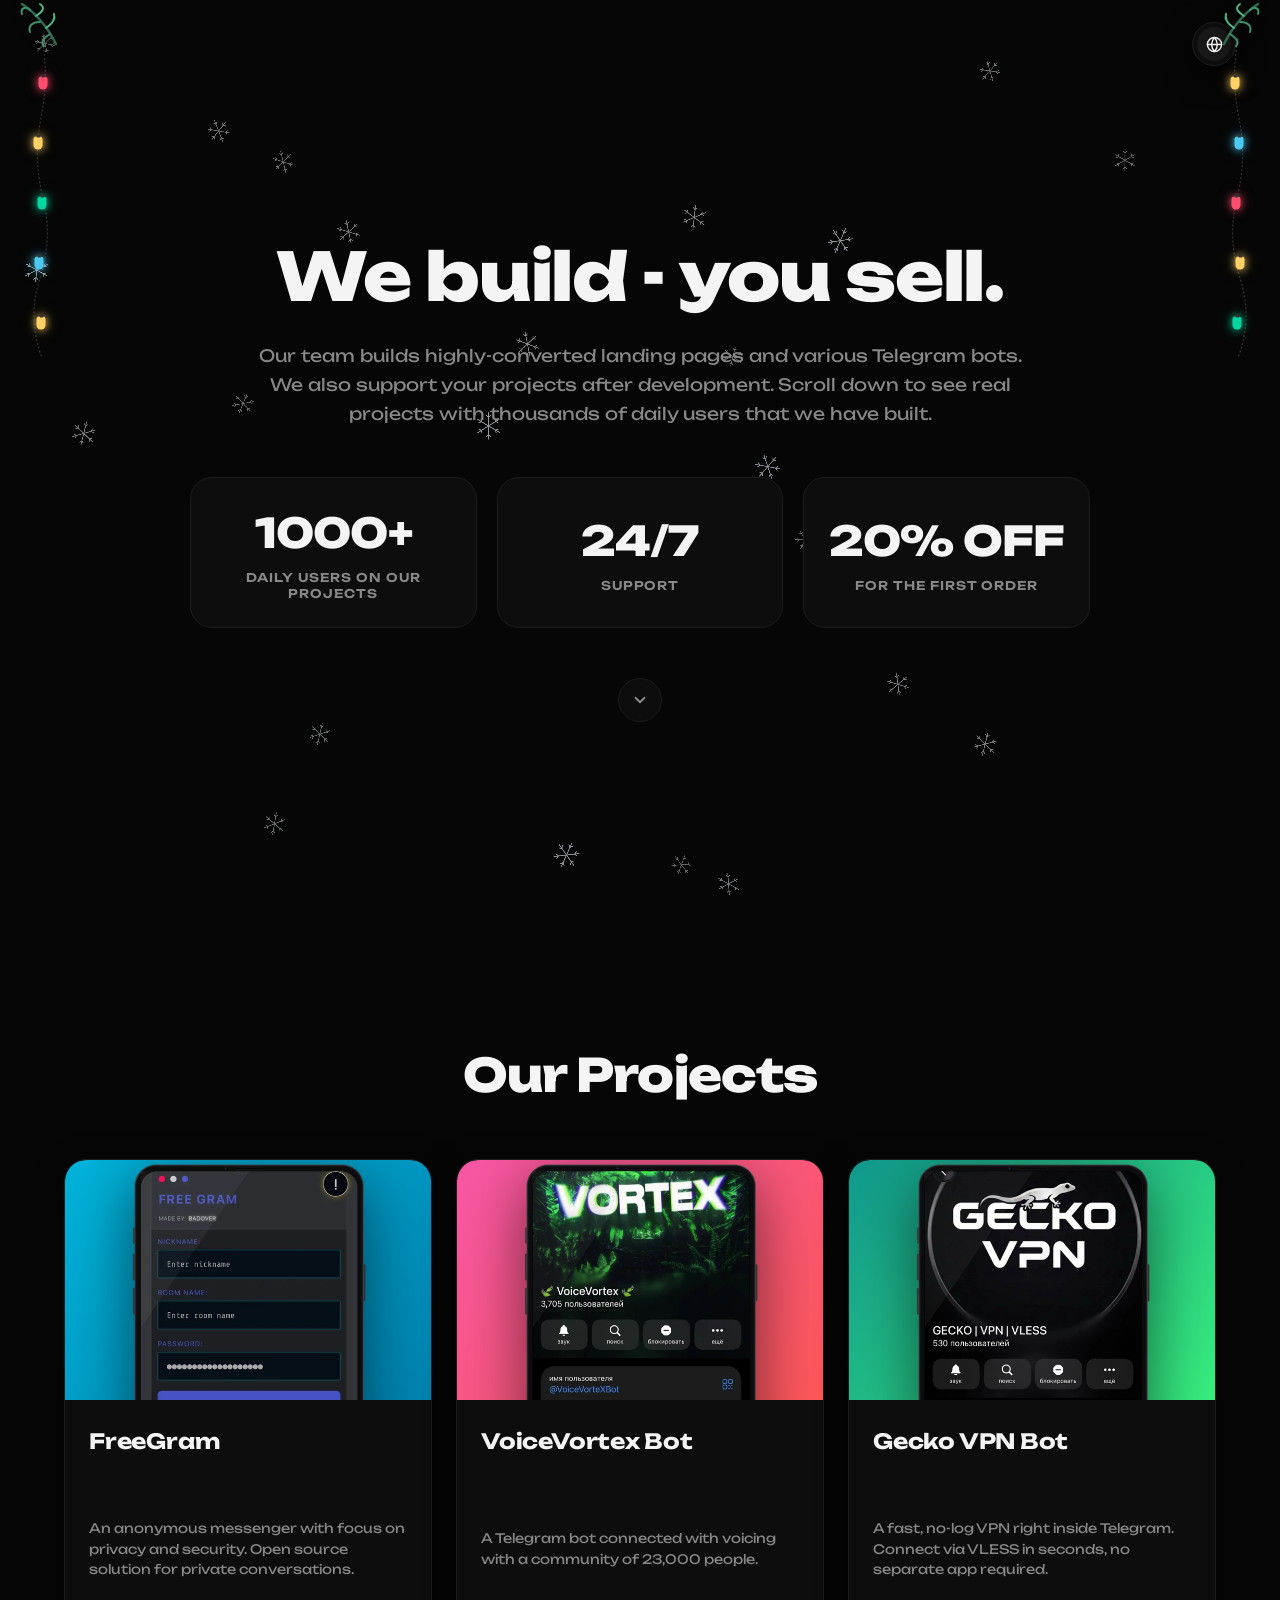
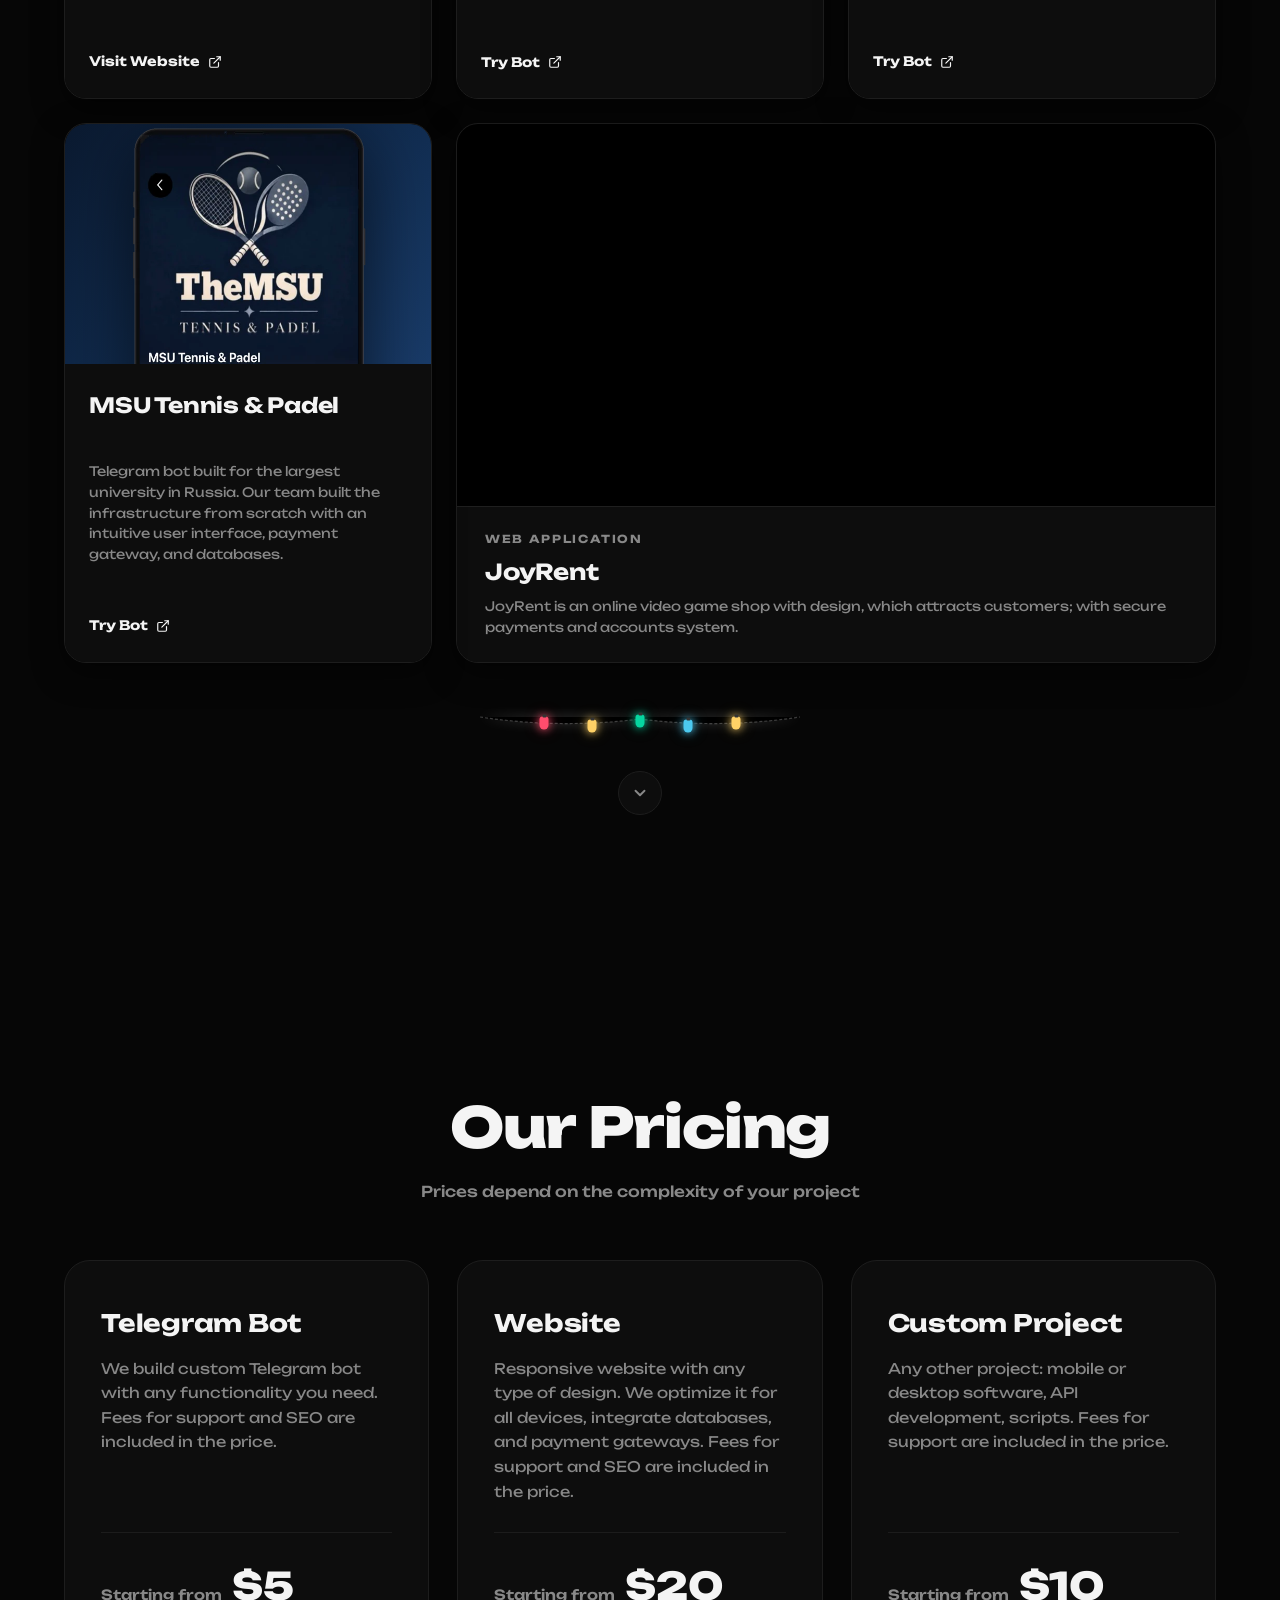
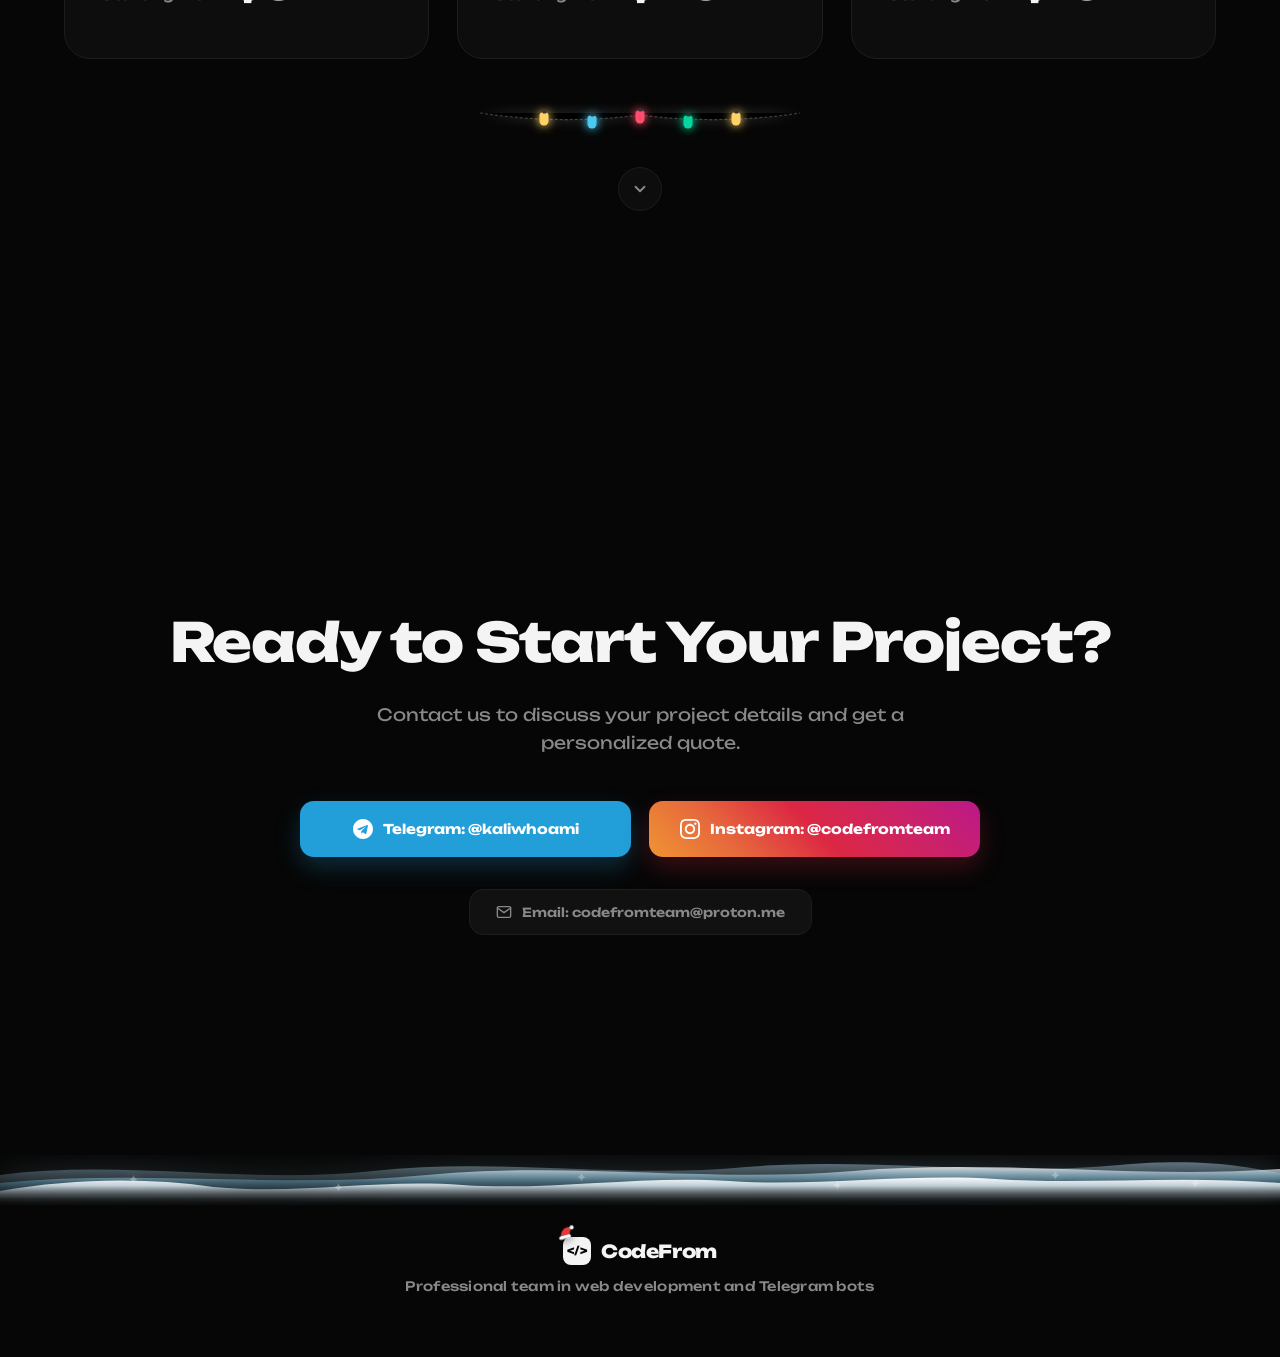
<file: index.html>
<!DOCTYPE html>
<html lang="en">
<head>
    <meta charset="UTF-8">
    <meta name="viewport" content="width=device-width, initial-scale=1.0, viewport-fit=cover">
    <title>CodeFrom Team</title>
    <link rel="icon" type="image/x-icon" href="favicon.ico">
    <link rel="icon" type="image/png" sizes="32x32" href="favicon.png">
    <link rel="apple-touch-icon" href="favicon.png">
    <link rel="canonical" href="https://codefrom.team/">
    <link rel="alternate" hreflang="en" href="https://codefrom.team/">
    <link rel="alternate" hreflang="ru" href="https://codefrom.team/ru.html">
    <link rel="alternate" hreflang="es" href="https://codefrom.team/es.html">
    <link rel="alternate" hreflang="x-default" href="https://codefrom.team/">

    <meta name="description" content="Professional team in web development and Telegram bots">
    <meta name="theme-color" content="#060606">

    <meta property="og:type" content="website">
    <meta property="og:site_name" content="CodeFrom Team">
    <meta property="og:title" content="CodeFrom Team">
    <meta property="og:description" content="Professional team in web development and Telegram bots">
    <meta property="og:url" content="https://codefrom.team/">
    <meta property="og:image" content="https://codefrom.team/assets/og-image.webp">
    <meta property="og:image:width" content="1200">
    <meta property="og:image:height" content="630">
    <meta property="og:image:alt" content="CodeFrom Team">
    <meta property="og:locale" content="en_US">

    
    <link rel="preconnect" href="https://fonts.googleapis.com">
    <link rel="preconnect" href="https://fonts.gstatic.com" crossorigin>
    <link href="https://fonts.googleapis.com/css2?family=Unbounded:wght@400;500;600;700;800&display=swap" rel="stylesheet">

    <link rel="stylesheet" href="styles.css?v=20261110-snow7">
    <script type="application/ld+json">
    {
      "@context": "https://schema.org",
      "@type": "WebSite",
      "name": "CodeFrom Team",
      "alternateName": "CodeFrom",
      "url": "https://codefrom.team/",
      "description": "Professional team in web development and Telegram bots"
    }
    </script>
</head>
<body>

        <div class="xmas-top-mobile" aria-hidden="true">
        <svg viewBox="0 0 400 28" preserveAspectRatio="none" class="xmas-top-wire">
            <path d="M0,2 Q40,16 80,3 Q120,16 160,3 Q200,16 240,3 Q280,16 320,3 Q360,16 400,2" stroke="rgba(255,255,255,0.22)" stroke-width="1.2" stroke-dasharray="3 2"/>
        </svg>
        <div class="xmas-top-bulbs">
            <span class="xmas-top-bulb b-red" style="left: 10%; top: 12px;"></span>
            <span class="xmas-top-bulb b-gold" style="left: 20%; top: 6px;"></span>
            <span class="xmas-top-bulb b-green" style="left: 30%; top: 12px;"></span>
            <span class="xmas-top-bulb b-blue" style="left: 40%; top: 6px;"></span>
            <span class="xmas-top-bulb b-red" style="left: 50%; top: 12px;"></span>
            <span class="xmas-top-bulb b-gold" style="left: 60%; top: 6px;"></span>
            <span class="xmas-top-bulb b-green" style="left: 70%; top: 12px;"></span>
            <span class="xmas-top-bulb b-blue" style="left: 80%; top: 6px;"></span>
            <span class="xmas-top-bulb b-gold" style="left: 90%; top: 12px;"></span>
        </div>
    </div>
    <div class="xmas-side xmas-side-left" aria-hidden="true">
        <div class="xmas-pine-branch">
            <svg viewBox="0 0 48 48" fill="none" class="xmas-branch-svg">
                <path d="M4 4 C16 12, 28 24, 38 44" stroke="#2d6a4f" stroke-width="2.5" stroke-linecap="round"/>
                <path d="M12 10 C8 6, 2 8, 4 14" stroke="#40916c" stroke-width="2" stroke-linecap="round"/>
                <path d="M18 16 C24 12, 28 8, 22 4" stroke="#52b788" stroke-width="2" stroke-linecap="round"/>
                <path d="M22 22 C14 22, 10 26, 12 32" stroke="#40916c" stroke-width="2" stroke-linecap="round"/>
                <path d="M28 28 C34 24, 38 20, 36 14" stroke="#52b788" stroke-width="2" stroke-linecap="round"/>
                <path d="M32 34 C26 38, 22 42, 26 46" stroke="#40916c" stroke-width="2" stroke-linecap="round"/>
            </svg>
        </div>
        <div class="xmas-lights-string">
            <svg viewBox="0 0 30 320" fill="none" class="xmas-string-svg">
                <path d="M15 0 Q22 40, 14 80 T16 160 T13 240 T15 320" stroke="rgba(255,255,255,0.18)" stroke-width="1.2" stroke-dasharray="2 2"/>
            </svg>
            <span class="xmas-bulb b-red" style="top: 45px; left: 16px;"></span>
            <span class="xmas-bulb b-gold" style="top: 105px; left: 11px;"></span>
            <span class="xmas-bulb b-green" style="top: 165px; left: 15px;"></span>
            <span class="xmas-bulb b-blue" style="top: 225px; left: 12px;"></span>
            <span class="xmas-bulb b-gold" style="top: 285px; left: 14px;"></span>
        </div>
    </div>
    <div class="xmas-side xmas-side-right" aria-hidden="true">
        <div class="xmas-pine-branch">
            <svg viewBox="0 0 48 48" fill="none" class="xmas-branch-svg" style="transform: scaleX(-1);">
                <path d="M4 4 C16 12, 28 24, 38 44" stroke="#2d6a4f" stroke-width="2.5" stroke-linecap="round"/>
                <path d="M12 10 C8 6, 2 8, 4 14" stroke="#40916c" stroke-width="2" stroke-linecap="round"/>
                <path d="M18 16 C24 12, 28 8, 22 4" stroke="#52b788" stroke-width="2" stroke-linecap="round"/>
                <path d="M22 22 C14 22, 10 26, 12 32" stroke="#40916c" stroke-width="2" stroke-linecap="round"/>
                <path d="M28 28 C34 24, 38 20, 36 14" stroke="#52b788" stroke-width="2" stroke-linecap="round"/>
                <path d="M32 34 C26 38, 22 42, 26 46" stroke="#40916c" stroke-width="2" stroke-linecap="round"/>
            </svg>
        </div>
        <div class="xmas-lights-string">
            <svg viewBox="0 0 30 320" fill="none" class="xmas-string-svg">
                <path d="M15 0 Q8 40, 16 80 T14 160 T17 240 T15 320" stroke="rgba(255,255,255,0.18)" stroke-width="1.2" stroke-dasharray="2 2"/>
            </svg>
            <span class="xmas-bulb b-gold" style="top: 45px; left: 12px;"></span>
            <span class="xmas-bulb b-blue" style="top: 105px; left: 16px;"></span>
            <span class="xmas-bulb b-red" style="top: 165px; left: 13px;"></span>
            <span class="xmas-bulb b-gold" style="top: 225px; left: 17px;"></span>
            <span class="xmas-bulb b-green" style="top: 285px; left: 14px;"></span>
        </div>
    </div>

    
    <header>
        <div class="header-container">
            <div class="lang-bar" id="langBar">
                <div class="lang-slider">
                    <a href="ru.html" class="lang-unit lang-opt" data-lang="ru">ru</a>
                    <a href="index.html" class="lang-unit lang-opt active" data-lang="en">en</a>
                    <a href="es.html" class="lang-unit lang-opt" data-lang="es">es</a>
                </div>
                <button class="lang-unit lang-trigger" id="langGlobe" type="button" aria-label="Change language">
                    <svg viewBox="0 0 24 24" fill="none" stroke="currentColor" stroke-width="2" stroke-linecap="round" stroke-linejoin="round">
                        <circle cx="12" cy="12" r="10"></circle>
                        <line x1="2" y1="12" x2="22" y2="12"></line>
                        <path d="M12 2a15.3 15.3 0 0 1 4 10 15.3 15.3 0 0 1-4 10 15.3 15.3 0 0 1-4-10 15.3 15.3 0 0 1 4-10z"></path>
                    </svg>
                </button>
            </div>
        </div>
    </header>

    
    <section class="hero" id="hero">
        <div class="container">
            <h1>We build - you sell.</h1>
            <p>Our team builds highly-converted landing pages and various Telegram bots. We also support your projects after development. Scroll down to see real projects with thousands of daily users that we have built.</p>

            <div class="hero-stats">
                <div class="stat">
                    <span class="stat-number">1000+</span>
                    <span class="stat-label">Daily users on our projects</span>
                </div>
                <div class="stat">
                    <span class="stat-number">24/7</span>
                    <span class="stat-label">Support</span>
                </div>
                <div class="stat">
                    <span class="stat-number">20% OFF</span>
                    <span class="stat-label">For the first order</span>
                </div>
            </div>

            <div class="hero-scroll-indicator">
                <a href="#projects" class="scroll-down-btn" aria-label="Scroll to projects section">
                    <svg viewBox="0 0 24 24" fill="none" stroke="currentColor" stroke-width="2.5" stroke-linecap="round" stroke-linejoin="round">
                        <polyline points="6 9 12 15 18 9"></polyline>
                    </svg>
                </a>
            </div>
        </div>
    </section>

    
    <section class="projects" id="projects">
        <div class="container">
            <h2 class="section-title">Our Projects</h2>

            <div class="projects-grid">

                
                <div class="project-card-slot" data-card="left">
                    <div class="card-window">
                        <div class="card-inner-flex">
                            <div class="card-base">
                                <div class="project-visual project-visual-freegram">
                                    <div class="phone-frame-wrap">
                                        <img src="telephone/freegram_phone.webp" alt="FreeGram" class="phone-realistic-img" loading="lazy">
                                    </div>
                                </div>
                                <div class="project-content">
                                    <h3 class="project-title">FreeGram</h3>
                                    <p class="project-desc">An anonymous messenger with focus on privacy and security. Open source solution for private conversations.</p>
                                    <a href="https://fgram.net" target="_blank" rel="noopener noreferrer" class="project-btn">
                                        Visit Website
                                        <svg viewBox="0 0 24 24" fill="none" stroke="currentColor" stroke-width="2" stroke-linecap="round" stroke-linejoin="round">
                                            <path d="M18 13v6a2 2 0 0 1-2 2H5a2 2 0 0 1-2-2V8a2 2 0 0 1 2-2h6"></path>
                                            <polyline points="15 3 21 3 21 9"></polyline>
                                            <line x1="10" y1="14" x2="21" y2="3"></line>
                                        </svg>
                                    </a>
                                </div>
                            </div>

                            <div class="card-expanded-content">
                                <div class="drawer-header">
                                    <span class="drawer-badge">Open Source Project</span>
                                    <h4 class="drawer-title">FreeGram: Details</h4>
                                </div>
                                <div class="drawer-stats">
                                    <div class="d-stat">
                                        <span class="d-stat-val">1000+</span>
                                        <span class="d-stat-lbl">Daily active users</span>
                                    </div>
                                    <div class="d-stat">
                                    <span class="d-stat-val">Built on</span>
                                    <span class="d-stat-lbl">Node.js</span>
                                    </div>
                                    <div class="d-stat">
                                        <span class="d-stat-val">Chat made with</span>
                                        <span class="d-stat-lbl">Socket.io</span>
                                    </div>
                                    <div class="d-stat">
                                        <span class="d-stat-val">Design</span>
                                        <span class="d-stat-lbl">Secure by default</span>
                                    </div>
                                </div>
                                <div class="drawer-features">
                                    <div class="d-feat">
                                        <div class="d-feat-dot"></div>
                                        <p><strong>Privacy:</strong> In this messenger there were implemented strict privacy and security practices to ensure user's saftey inside of apllication and also outside protection. Windows app was also made for this app and ios app is coming soon.</p>
                                    </div>
                                    <div class="d-feat">
                                        <div class="d-feat-dot"></div>
                                        <p><strong>Architecture:</strong> Node js + socket.io</p>
                                    </div>
                                    <div class="d-feat">
                                        <div class="d-feat-dot"></div>
                                        <p><strong>Result:</strong> From a raw idea of anonymous messnger to a fully functional web application.</p>
                                    </div>
                                </div>
                                <div class="drawer-footer">
                                    <a href="https://fgram.net" target="_blank" rel="noopener noreferrer" class="btn">Visit fgram.net ↗</a>
                                </div>
                            </div>
                        </div>
                    </div>
                </div>

                
                <div class="project-card-slot" data-card="center">
                    <div class="card-window">
                        <div class="card-inner-flex">
                            <div class="card-wing wing-left">
                                <span class="drawer-badge">Telegram Bot</span>
                                <h4 class="drawer-title">VoiceVortex</h4>
                                <div class="drawer-stats">
                                    <div class="d-stat">
                                        <span class="d-stat-val">23,000+</span>
                                        <span class="d-stat-lbl">Community members</span>
                                    </div>
                                    <div class="d-stat">
                                        <span class="d-stat-val">100%</span>
                                        <span class="d-stat-lbl">Scalable infrastructure</span>
                                    </div>
                                </div>
                                <div class="drawer-features">
                                    <div class="d-feat">
                                        <div class="d-feat-dot"></div>
                                        <p><strong>Voice Synthesis:</strong> Scalable speech bot like eleven labs. Built to handle high continuous user requests.</p>
                                    </div>
                                </div>
                            </div>

                            <div class="card-base">
                                <div class="project-visual project-visual-vortex">
                                    <div class="phone-frame-wrap">
                                        <img src="telephone/vortex_phone.webp" alt="VoiceVortex Bot" class="phone-realistic-img" loading="lazy">
                                    </div>
                                </div>
                                <div class="project-content">
                                    <h3 class="project-title">VoiceVortex Bot</h3>
                                    <p class="project-desc">A Telegram bot connected with voicing with a community of 23,000 people.</p>
                                    <a href="https://t.me/VoiceVortexBot" target="_blank" rel="noopener noreferrer" class="project-btn">
                                        Try Bot
                                        <svg viewBox="0 0 24 24" fill="none" stroke="currentColor" stroke-width="2" stroke-linecap="round" stroke-linejoin="round">
                                            <path d="M18 13v6a2 2 0 0 1-2 2H5a2 2 0 0 1-2-2V8a2 2 0 0 1 2-2h6"></path>
                                            <polyline points="15 3 21 3 21 9"></polyline>
                                            <line x1="10" y1="14" x2="21" y2="3"></line>
                                        </svg>
                                    </a>
                                </div>
                            </div>

                            <div class="card-wing wing-right">
                                <span class="drawer-badge">Characteristics</span>
                                <h4 class="drawer-title">Stack</h4>
                                <div class="drawer-stats">
                                    <div class="d-stat">
                                        <span class="d-stat-val">Made with</span>
                                        <span class="d-stat-lbl">Python</span>
                                    </div>
                                    <div class="d-stat">
                                        <span class="d-stat-val">From scratch</span>
                                        <span class="d-stat-lbl">Till final result</span>
                                    </div>
                                </div>
                                <div class="drawer-features">
                                    <div class="d-feat">
                                        <div class="d-feat-dot"></div>
                                        <p><strong>On-Time:</strong> Strict delivery deadlines and customized terms for every client.</p>
                                    </div>
                                </div>
                                <div class="drawer-footer">
                                    <a href="https://t.me/VoiceVortexBot" target="_blank" rel="noopener noreferrer" class="btn">Try Bot ↗</a>
                                </div>
                            </div>
                        </div>
                    </div>
                </div>

                
                <div class="project-card-slot" data-card="right">
                    <div class="card-window">
                        <div class="card-inner-flex">
                            <div class="card-expanded-content">
                                <div class="drawer-header">
                                    <span class="drawer-badge">VPN Infrastructure</span>
                                    <h4 class="drawer-title">Gecko VPN: Details</h4>
                                </div>
                                <div class="drawer-stats">
                                    <div class="d-stat">
                                        <span class="d-stat-val">1000+</span>
                                        <span class="d-stat-lbl">Daily connections</span>
                                    </div>
                                    <div class="d-stat">
                                        <span class="d-stat-val">Seconds</span>
                                        <span class="d-stat-lbl">Setup & connect time</span>
                                    </div>
                                    <div class="d-stat">
                                        <span class="d-stat-val">Infrastructure </span>
                                        <span class="d-stat-lbl">Built from scratch</span>
                                    </div>
                                    <div class="d-stat">
                                        <span class="d-stat-val">No-Log</span>
                                        <span class="d-stat-lbl">Strict zero logging</span>
                                    </div>
                                </div>
                                <div class="drawer-features">
                                    <div class="d-feat">
                                        <div class="d-feat-dot"></div>
                                        <p><strong>Inside Telegram:</strong> Fully integrated into the Telegram messaging platform (can be made on the web also).</p>
                                    </div>
                                    <div class="d-feat">
                                        <div class="d-feat-dot"></div>
                                        <p><strong>VPN Protocol:</strong> VLESS, Shadowsocks</p>
                                    </div>
                                    <div class="d-feat">
                                        <div class="d-feat-dot"></div>
                                        <p><strong>Backend:</strong> Rock-solid server infrastructure.</p>
                                    </div>
                                </div>
                                <div class="drawer-footer">
                                    <a href="https://t.me/geckovless_bot" target="_blank" rel="noopener noreferrer" class="btn">Try Bot ↗</a>
                                </div>
                            </div>

                            <div class="card-base">
                                <div class="project-visual project-visual-vpn">
                                    <div class="phone-frame-wrap">
                                        <img src="telephone/vpn_phone.webp" alt="Gecko VPN Bot" class="phone-realistic-img" loading="lazy">
                                    </div>
                                </div>
                                <div class="project-content">
                                    <h3 class="project-title">Gecko VPN Bot</h3>
                                    <p class="project-desc">A fast, no-log VPN right inside Telegram. Connect via VLESS in seconds, no separate app required.</p>
                                    <a href="https://t.me/geckovless_bot" target="_blank" rel="noopener noreferrer" class="project-btn">
                                        Try Bot
                                        <svg viewBox="0 0 24 24" fill="none" stroke="currentColor" stroke-width="2" stroke-linecap="round" stroke-linejoin="round">
                                            <path d="M18 13v6a2 2 0 0 1-2 2H5a2 2 0 0 1-2-2V8a2 2 0 0 1 2-2h6"></path>
                                            <polyline points="15 3 21 3 21 9"></polyline>
                                            <line x1="10" y1="14" x2="21" y2="3"></line>
                                        </svg>
                                    </a>
                                </div>
                            </div>
                        </div>
                    </div>
                </div>

                
                <div class="project-card-slot" data-card="left">
                    <div class="card-window">
                        <div class="card-inner-flex">
                            <div class="card-base">
                                <div class="project-visual project-visual-padel">
                                    <div class="phone-frame-wrap">
                                        <img src="telephone/padel_phone.webp" alt="MSU Tennis & Padel Bot" class="phone-realistic-img" loading="lazy">
                                    </div>
                                </div>
                                <div class="project-content">
                                    <h3 class="project-title">MSU Tennis & Padel</h3>
                                    <p class="project-desc">Telegram bot built for the largest university in Russia. Our team built the infrastructure from scratch with an intuitive user interface, payment gateway, and databases.</p>
                                    <a href="https://t.me/msupadelbot" target="_blank" rel="noopener noreferrer" class="project-btn">
                                        Try Bot
                                        <svg viewBox="0 0 24 24" fill="none" stroke="currentColor" stroke-width="2" stroke-linecap="round" stroke-linejoin="round">
                                            <path d="M18 13v6a2 2 0 0 1-2 2H5a2 2 0 0 1-2-2V8a2 2 0 0 1 2-2h6"></path>
                                            <polyline points="15 3 21 3 21 9"></polyline>
                                            <line x1="10" y1="14" x2="21" y2="3"></line>
                                        </svg>
                                    </a>
                                </div>
                            </div>

                            <div class="card-expanded-content">
                                <div class="drawer-header">
                                    <span class="drawer-badge">Telegram Bot</span>
                                    <h4 class="drawer-title">MSU Tennis & Padel: Details</h4>
                                </div>
                                <div class="drawer-stats">
                                    <div class="d-stat">
                                        <span class="d-stat-val">Client</span>
                                        <span class="d-stat-lbl">Largest university in Russia</span>
                                    </div>
                                    <div class="d-stat">
                                        <span class="d-stat-val">Payments</span>
                                        <span class="d-stat-lbl">Integrated gateway</span>
                                    </div>
                                    <div class="d-stat">
                                        <span class="d-stat-val">Database</span>
                                        <span class="d-stat-lbl">Full data management</span>
                                    </div>
                                    <div class="d-stat">
                                        <span class="d-stat-val">UI/UX</span>
                                        <span class="d-stat-lbl">Intuitive interface</span>
                                    </div>
                                </div>
                                <div class="drawer-features">
                                    <div class="d-feat">
                                        <div class="d-feat-dot"></div>
                                        <p><strong>Infrastructure:</strong> Built from scratch for the largest university in Russia - backend, court booking, payments, and database architecture.</p>
                                    </div>
                                    <div class="d-feat">
                                        <div class="d-feat-dot"></div>
                                        <p><strong>User Experience:</strong> Simple, intuitive interface designed for effortless bookings and fast payments.</p>
                                    </div>
                                </div>
                                <div class="drawer-footer">
                                    <a href="https://t.me/msupadelbot" target="_blank" rel="noopener noreferrer" class="btn">Try Bot ↗</a>
                                </div>
                            </div>
                        </div>
                    </div>
                </div>

                
                <div class="project-joyrent-card">
                    <div class="joyrent-card-inner">
                        <div class="joyrent-video-wrap">
                            <video autoplay loop muted playsinline>
                                <source src="assets/joyrent.mp4" type="video/mp4">
                            </video>
                        </div>
                        <div class="joyrent-card-content">
                            <span class="drawer-badge">Web Application</span>
                            <h3 class="project-title">JoyRent</h3>
                            <p class="project-desc">JoyRent is an online video game shop with design, which attracts customers; with secure payments and accounts system.</p>
                        </div>
                    </div>
                </div>

            </div>

            <div class="xmas-divider" aria-hidden="true">
                <div class="xmas-divider-inner">
                    <svg viewBox="0 0 320 24" preserveAspectRatio="none" class="xmas-divider-wire">
                        <path d="M0,6 Q80,18 160,8 Q240,18 320,6" stroke="rgba(255,255,255,0.22)" stroke-width="1.2" stroke-dasharray="3 2"/>
                    </svg>
                    <span class="xmas-bulb b-red" style="left: 20%; top: 12px;"></span>
                    <span class="xmas-bulb b-gold" style="left: 35%; top: 15px;"></span>
                    <span class="xmas-bulb b-green" style="left: 50%; top: 10px;"></span>
                    <span class="xmas-bulb b-blue" style="left: 65%; top: 15px;"></span>
                    <span class="xmas-bulb b-gold" style="left: 80%; top: 12px;"></span>
                </div>
            </div>

            <div class="projects-scroll-indicator">
                <a href="#pricing" class="scroll-down-btn" aria-label="Scroll to pricing section">
                    <svg viewBox="0 0 24 24" fill="none" stroke="currentColor" stroke-width="2.5" stroke-linecap="round" stroke-linejoin="round">
                        <polyline points="6 9 12 15 18 9"></polyline>
                    </svg>
                </a>
            </div>
</div>
    </section>

    
    <section class="pricing-section" id="pricing">
        <div class="container">
            <h2 class="pricing-title">Our Pricing</h2>
            <p class="pricing-subtitle">Prices depend on the complexity of your project</p>

            <div class="pricing-grid">
                <div class="price-item">
                    <div class="price-item-top">
                        <h3>Telegram Bot</h3>
                        <p>We build custom Telegram bot with any functionality you need. Fees for support and SEO are included in the price.</p>
                    </div>
                    <div class="price-amount">
                        <span>Starting from</span>
                        <strong>$5</strong>
                    </div>
                </div>

                <div class="price-item">
                    <div class="price-item-top">
                        <h3>Website</h3>
                        <p>Responsive website with any type of design. We optimize it for all devices, integrate databases, and payment gateways. Fees for support and SEO are included in the price.</p>
                    </div>
                    <div class="price-amount">
                        <span>Starting from</span>
                        <strong>$20</strong>
                    </div>
                </div>

                <div class="price-item">
                    <div class="price-item-top">
                        <h3>Custom Project</h3>
                        <p>Any other project: mobile or desktop software, API development, scripts. Fees for support are included in the price.</p>
                    </div>
                    <div class="price-amount">
                        <span>Starting from</span>
                        <strong>$10</strong>
                    </div>
                </div>
            </div>

            <div class="xmas-divider" aria-hidden="true">
                <div class="xmas-divider-inner">
                    <svg viewBox="0 0 320 24" preserveAspectRatio="none" class="xmas-divider-wire">
                        <path d="M0,6 Q80,18 160,8 Q240,18 320,6" stroke="rgba(255,255,255,0.22)" stroke-width="1.2" stroke-dasharray="3 2"/>
                    </svg>
                    <span class="xmas-bulb b-gold" style="left: 20%; top: 12px;"></span>
                    <span class="xmas-bulb b-blue" style="left: 35%; top: 15px;"></span>
                    <span class="xmas-bulb b-red" style="left: 50%; top: 10px;"></span>
                    <span class="xmas-bulb b-green" style="left: 65%; top: 15px;"></span>
                    <span class="xmas-bulb b-gold" style="left: 80%; top: 12px;"></span>
                </div>
            </div>

            <div class="pricing-scroll-indicator">
                <a href="#contact" class="scroll-down-btn" aria-label="Scroll to contact section">
                    <svg viewBox="0 0 24 24" fill="none" stroke="currentColor" stroke-width="2.5" stroke-linecap="round" stroke-linejoin="round">
                        <polyline points="6 9 12 15 18 9"></polyline>
                    </svg>
                </a>
            </div>
</div>
    </section>

    
    <section class="contact-section" id="contact">
        <span id="contacts" style="display:none;"></span>
        <div class="container">
            <h2>Ready to Start Your Project?</h2>
            <p class="contact-subtitle">Contact us to discuss your project details and get a personalized quote.</p>

            <div class="contact-buttons-row">
                <a href="https://t.me/kaliwhoami" target="_blank" rel="noopener noreferrer" class="contact-btn telegram-btn">
                    <svg viewBox="0 0 24 24">
                        <path d="M12 0C5.373 0 0 5.373 0 12s5.373 12 12 12 12-5.373 12-12S18.627 0 12 0zm5.894 8.221l-1.97 9.28c-.145.658-.537.818-1.084.508l-3-2.21-1.446 1.394c-.14.18-.357.295-.6.295-.002 0-.003 0-.005 0l.213-3.054 5.56-5.022c.24-.213-.054-.334-.373-.121l-6.869 4.326-2.96-.924c-.643-.204-.657-.643.136-.953l11.57-4.461c.537-.194 1.006.131.828.942z"/>
                    </svg>
                    Telegram: @kaliwhoami
                </a>

                <a href="https://instagram.com/codefromteam" target="_blank" rel="noopener noreferrer" class="contact-btn instagram-btn">
                    <svg viewBox="0 0 24 24">
                        <path d="M12 2.163c3.204 0 3.584.012 4.85.07 3.252.148 4.771 1.691 4.919 4.919.058 1.265.069 1.645.069 4.849 0 3.205-.012 3.584-.069 4.849-.149 3.225-1.664 4.771-4.919 4.919-1.266.058-1.644.07-4.85.07-3.204 0-3.584-.012-4.849-.07-3.26-.149-4.771-1.699-4.919-4.92-.058-1.265-.07-1.644-.07-4.849 0-3.204.013-3.583.07-4.849.149-3.227 1.664-4.771 4.919-4.919 1.266-.057 1.645-.069 4.849-.069zm0-2.163c-3.259 0-3.667.014-4.947.072-4.358.2-6.78 2.618-6.98 6.98-.059 1.281-.073 1.689-.073 4.948 0 3.259.014 3.668.072 4.948.2 4.358 2.618 6.78 6.98 6.98 1.281.058 1.689.072 4.948.072 3.259 0 3.668-.014 4.948-.072 4.354-.2 6.782-2.618 6.979-6.98.059-1.28.073-1.689.073-4.948 0-3.259-.014-3.667-.072-4.947-.196-4.354-2.617-6.78-6.979-6.98-1.281-.059-1.69-.073-4.949-.073zm0 5.838c-3.403 0-6.162 2.759-6.162 6.162s2.759 6.163 6.162 6.163 6.162-2.759 6.162-6.163c0-3.403-2.759-6.162-6.162-6.162zm0 10.162c-2.209 0-4-1.79-4-4 0-2.209 1.791-4 4-4s4 1.791 4 4c0 2.21-1.791 4-4 4zm6.406-11.845c-.796 0-1.441.645-1.441 1.44s.645 1.44 1.441 1.44c.795 0 1.439-.645 1.439-1.44s-.644-1.44-1.439-1.44z"/>
                    </svg>
                    Instagram: @codefromteam
                </a>
            </div>

            <div class="contact-email-wrap">
                <button type="button" class="contact-copy-btn" id="emailCopyBtn" data-copy="codefromteam@proton.me">
                    <svg viewBox="0 0 24 24" fill="none" stroke="currentColor" stroke-width="2" stroke-linecap="round" stroke-linejoin="round">
                        <path d="M4 4h16c1.1 0 2 .9 2 2v12c0 1.1-.9 2-2 2H4c-1.1 0-2-.9-2-2V6c0-1.1.9-2 2-2z"></path>
                        <polyline points="22,6 12,13 2,6"></polyline>
                    </svg>
                    <span>Email: codefromteam@proton.me</span>
                    <span class="copy-badge">Copied!</span>
                </button>
            </div>
        </div>
    </section>

    
    <footer>
        <div class="footer-snow" aria-hidden="true">
            <svg viewBox="0 0 1440 50" preserveAspectRatio="none">
                <defs>
                    <linearGradient id="snowGradBack" x1="0%" y1="0%" x2="0%" y2="100%">
                        <stop offset="0%" stop-color="#bae6fd" stop-opacity="0.45"/>
                        <stop offset="100%" stop-color="#060606" stop-opacity="0"/>
                    </linearGradient>
                    <linearGradient id="snowGradMid" x1="0%" y1="0%" x2="0%" y2="100%">
                        <stop offset="0%" stop-color="#ffffff" stop-opacity="0.75"/>
                        <stop offset="40%" stop-color="#7dd3fc" stop-opacity="0.3"/>
                        <stop offset="100%" stop-color="#060606" stop-opacity="0"/>
                    </linearGradient>
                    <linearGradient id="snowGradFront" x1="0%" y1="0%" x2="0%" y2="100%">
                        <stop offset="0%" stop-color="#ffffff" stop-opacity="0.95"/>
                        <stop offset="30%" stop-color="#f0f9ff" stop-opacity="0.75"/>
                        <stop offset="100%" stop-color="#060606" stop-opacity="0.05"/>
                    </linearGradient>
                </defs>
                <path d="M0,20 C140,4 280,30 420,16 C560,2 700,24 840,12 C980,2 1120,22 1260,10 C1360,2 1410,14 1440,18 L1440,50 L0,50 Z" fill="url(#snowGradBack)"/>
                <path d="M0,28 C160,14 320,34 480,20 C640,6 800,28 960,16 C1120,4 1280,24 1440,14 L1440,50 L0,50 Z" fill="url(#snowGradMid)"/>
                <path d="M0,36 C80,24 160,22 240,32 C340,40 420,24 520,30 C620,36 720,20 820,26 C920,32 1020,18 1120,24 C1220,30 1320,20 1440,28 L1440,50 L0,50 Z" fill="url(#snowGradFront)"/>
            </svg>
            <div class="snow-sparkles">
                <span class="snow-sparkle" style="left: 10%; top: 18px;">✦</span>
                <span class="snow-sparkle" style="left: 26%; top: 26px; animation-delay: 0.7s;">✦</span>
                <span class="snow-sparkle" style="left: 45%; top: 16px; animation-delay: 1.3s;">✦</span>
                <span class="snow-sparkle" style="left: 65%; top: 24px; animation-delay: 0.4s;">✦</span>
                <span class="snow-sparkle" style="left: 82%; top: 14px; animation-delay: 1.8s;">✦</span>
                <span class="snow-sparkle" style="left: 93%; top: 22px; animation-delay: 1.0s;">✦</span>
            </div>
        </div>
        <div class="container footer-inner">
            <div class="footer-logo">
                <div class="footer-logo-box">
                    &lt;/&gt;
                    <svg class="footer-santa-hat" viewBox="0 0 40 40" fill="none" xmlns="http://www.w3.org/2000/svg" aria-hidden="true">
                        <path d="M9 25 C11 12, 22 6, 32 10 C30 15, 26 21, 26 25 Z" fill="#e5383b"/>
                        <rect x="6" y="22" width="22" height="6" rx="3" fill="#f8f9fa"/>
                        <circle cx="33" cy="11" r="3.8" fill="#f8f9fa"/>
                    </svg>
                </div>
                <span>CodeFrom</span>
            </div>
            <p class="footer-tagline">Professional team in web development and Telegram bots</p>
        </div>
    </footer>

    <script src="script.js?v=20261110-snow7"></script>
</body>
</html>
</file>
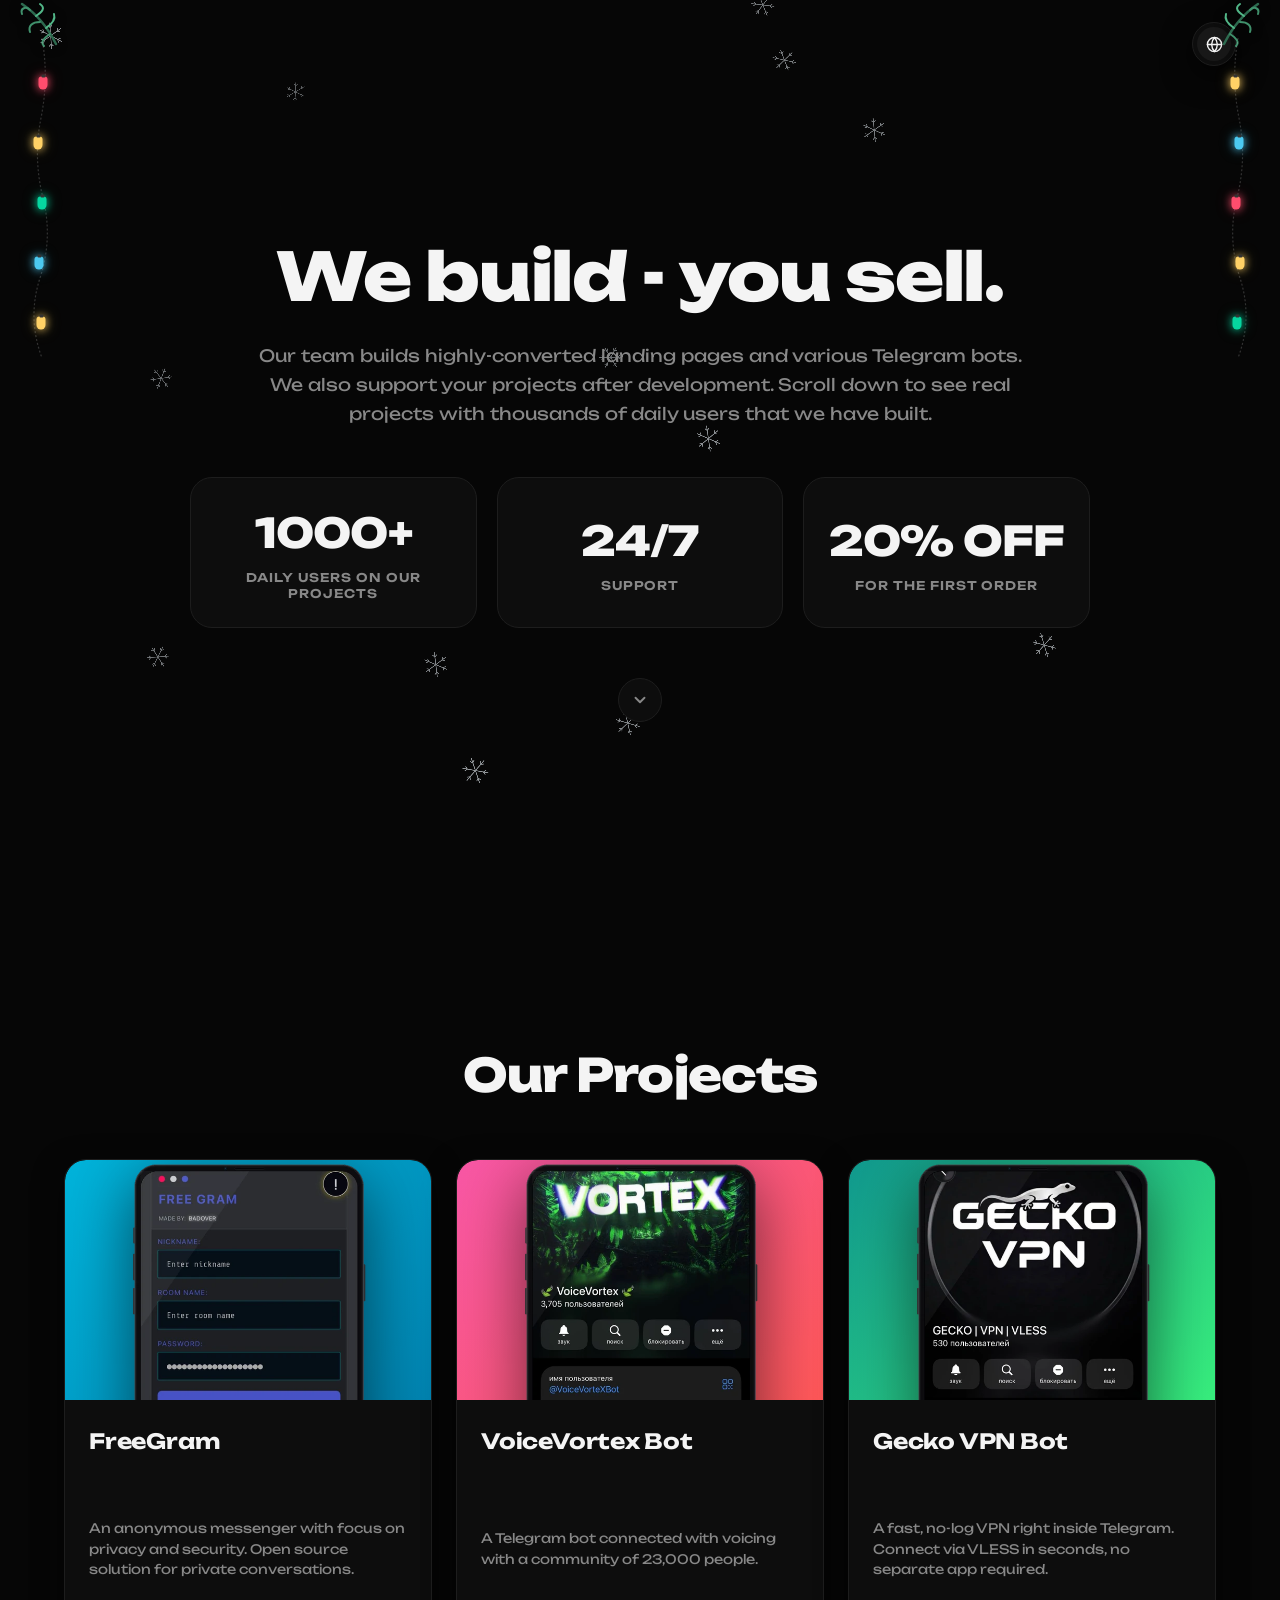
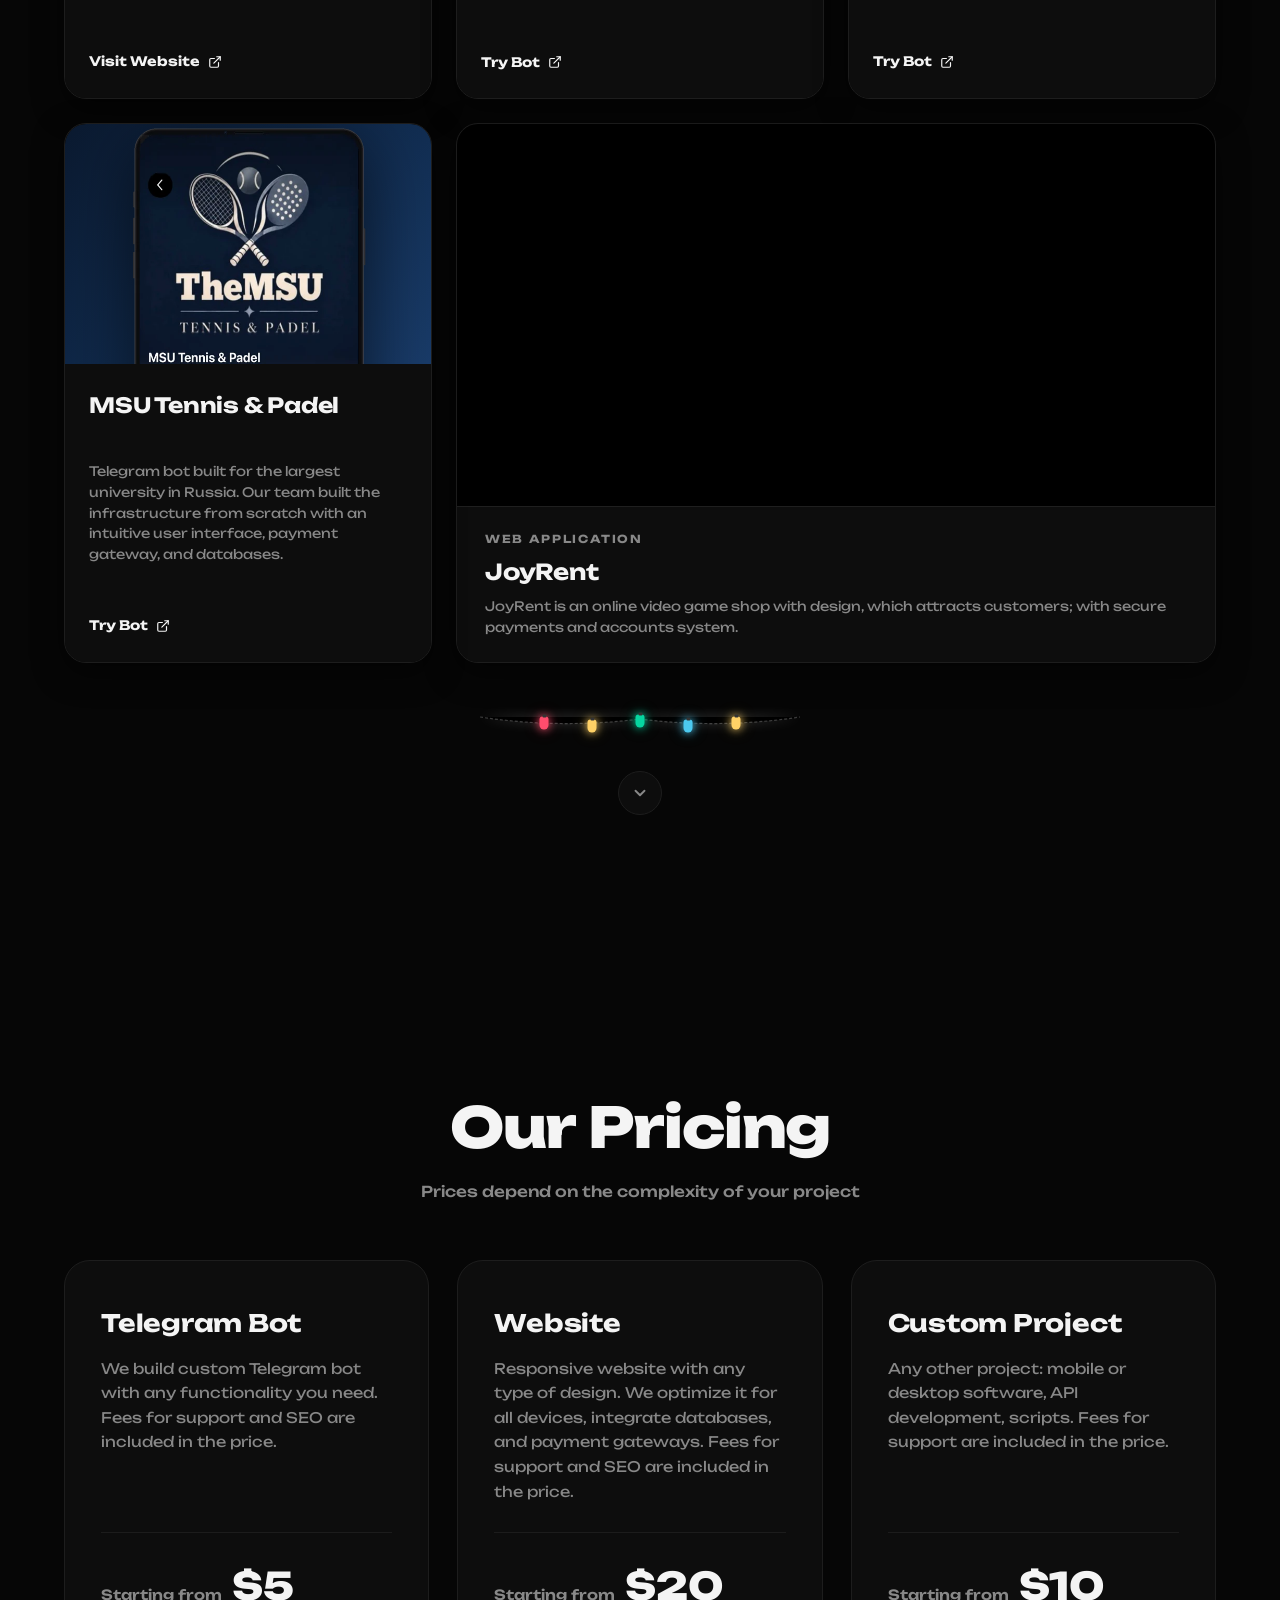
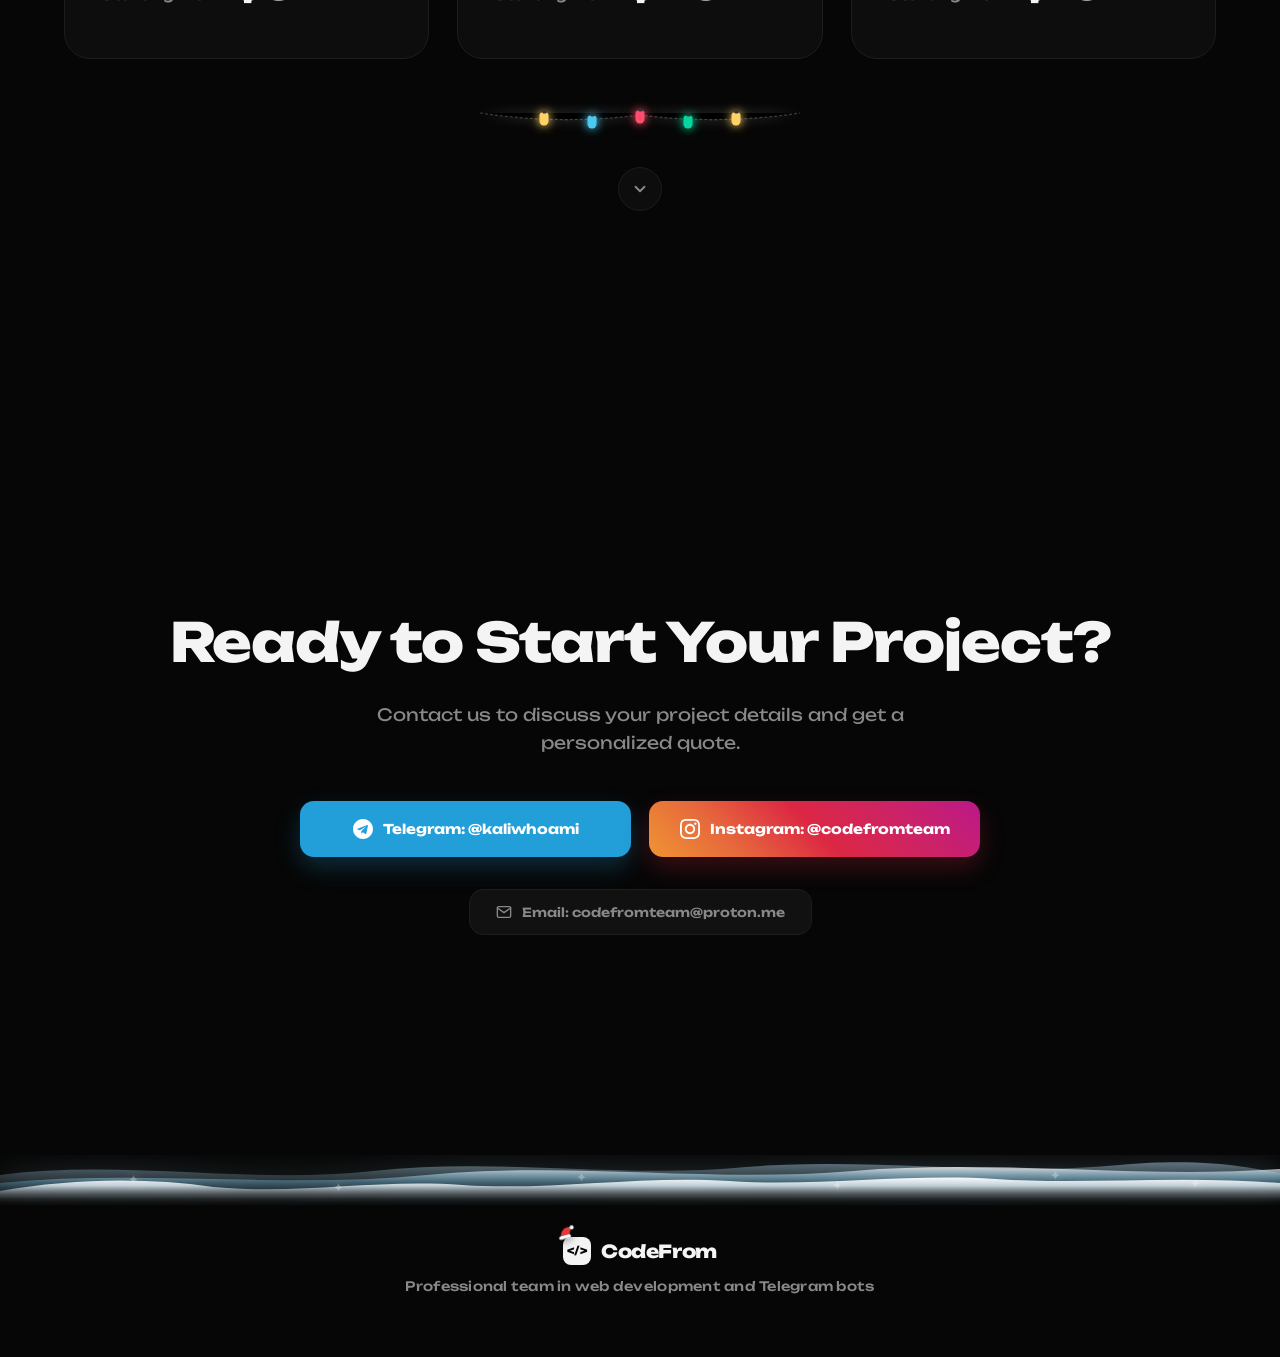
<file: es.html>
<!DOCTYPE html>
<html lang="es">
<head>
    <meta charset="UTF-8">
    <meta name="viewport" content="width=device-width, initial-scale=1.0, viewport-fit=cover">
    <title>CodeFrom Team</title>
    <link rel="icon" type="image/x-icon" href="favicon.ico">
    <link rel="icon" type="image/png" sizes="32x32" href="favicon.png">
    <link rel="apple-touch-icon" href="favicon.png">
    <link rel="canonical" href="https://codefrom.team/es.html">
    <link rel="alternate" hreflang="es" href="https://codefrom.team/es.html">
    <link rel="alternate" hreflang="en" href="https://codefrom.team/">
    <link rel="alternate" hreflang="ru" href="https://codefrom.team/ru.html">
    <link rel="alternate" hreflang="x-default" href="https://codefrom.team/">

    <meta name="description" content="Equipo profesional de desarrollo web y bots de Telegram">
    <meta name="theme-color" content="#060606">

    <meta property="og:type" content="website">
    <meta property="og:site_name" content="CodeFrom Team">
    <meta property="og:title" content="CodeFrom Team">
    <meta property="og:description" content="Equipo profesional de desarrollo web y bots de Telegram">
    <meta property="og:url" content="https://codefrom.team/es.html">
    <meta property="og:image" content="https://codefrom.team/assets/og-image-es.webp">
    <meta property="og:image:width" content="1200">
    <meta property="og:image:height" content="630">
    <meta property="og:image:alt" content="CodeFrom Team">
    <meta property="og:locale" content="es_ES">

    
    <link rel="preconnect" href="https://fonts.googleapis.com">
    <link rel="preconnect" href="https://fonts.gstatic.com" crossorigin>
    <link href="https://fonts.googleapis.com/css2?family=Unbounded:wght@400;500;600;700;800&display=swap" rel="stylesheet">

    <link rel="stylesheet" href="styles.css?v=20261110-snow7">
    <script type="application/ld+json">
    {
      "@context": "https://schema.org",
      "@type": "WebSite",
      "name": "CodeFrom Team",
      "alternateName": "CodeFrom",
      "url": "https://codefrom.team/es.html",
      "description": "Equipo profesional de desarrollo web y bots de Telegram"
    }
    </script>
</head>
<body>

        <div class="xmas-top-mobile" aria-hidden="true">
        <svg viewBox="0 0 400 28" preserveAspectRatio="none" class="xmas-top-wire">
            <path d="M0,2 Q40,16 80,3 Q120,16 160,3 Q200,16 240,3 Q280,16 320,3 Q360,16 400,2" stroke="rgba(255,255,255,0.22)" stroke-width="1.2" stroke-dasharray="3 2"/>
        </svg>
        <div class="xmas-top-bulbs">
            <span class="xmas-top-bulb b-red" style="left: 10%; top: 12px;"></span>
            <span class="xmas-top-bulb b-gold" style="left: 20%; top: 6px;"></span>
            <span class="xmas-top-bulb b-green" style="left: 30%; top: 12px;"></span>
            <span class="xmas-top-bulb b-blue" style="left: 40%; top: 6px;"></span>
            <span class="xmas-top-bulb b-red" style="left: 50%; top: 12px;"></span>
            <span class="xmas-top-bulb b-gold" style="left: 60%; top: 6px;"></span>
            <span class="xmas-top-bulb b-green" style="left: 70%; top: 12px;"></span>
            <span class="xmas-top-bulb b-blue" style="left: 80%; top: 6px;"></span>
            <span class="xmas-top-bulb b-gold" style="left: 90%; top: 12px;"></span>
        </div>
    </div>
    <div class="xmas-side xmas-side-left" aria-hidden="true">
        <div class="xmas-pine-branch">
            <svg viewBox="0 0 48 48" fill="none" class="xmas-branch-svg">
                <path d="M4 4 C16 12, 28 24, 38 44" stroke="#2d6a4f" stroke-width="2.5" stroke-linecap="round"/>
                <path d="M12 10 C8 6, 2 8, 4 14" stroke="#40916c" stroke-width="2" stroke-linecap="round"/>
                <path d="M18 16 C24 12, 28 8, 22 4" stroke="#52b788" stroke-width="2" stroke-linecap="round"/>
                <path d="M22 22 C14 22, 10 26, 12 32" stroke="#40916c" stroke-width="2" stroke-linecap="round"/>
                <path d="M28 28 C34 24, 38 20, 36 14" stroke="#52b788" stroke-width="2" stroke-linecap="round"/>
                <path d="M32 34 C26 38, 22 42, 26 46" stroke="#40916c" stroke-width="2" stroke-linecap="round"/>
            </svg>
        </div>
        <div class="xmas-lights-string">
            <svg viewBox="0 0 30 320" fill="none" class="xmas-string-svg">
                <path d="M15 0 Q22 40, 14 80 T16 160 T13 240 T15 320" stroke="rgba(255,255,255,0.18)" stroke-width="1.2" stroke-dasharray="2 2"/>
            </svg>
            <span class="xmas-bulb b-red" style="top: 45px; left: 16px;"></span>
            <span class="xmas-bulb b-gold" style="top: 105px; left: 11px;"></span>
            <span class="xmas-bulb b-green" style="top: 165px; left: 15px;"></span>
            <span class="xmas-bulb b-blue" style="top: 225px; left: 12px;"></span>
            <span class="xmas-bulb b-gold" style="top: 285px; left: 14px;"></span>
        </div>
    </div>
    <div class="xmas-side xmas-side-right" aria-hidden="true">
        <div class="xmas-pine-branch">
            <svg viewBox="0 0 48 48" fill="none" class="xmas-branch-svg" style="transform: scaleX(-1);">
                <path d="M4 4 C16 12, 28 24, 38 44" stroke="#2d6a4f" stroke-width="2.5" stroke-linecap="round"/>
                <path d="M12 10 C8 6, 2 8, 4 14" stroke="#40916c" stroke-width="2" stroke-linecap="round"/>
                <path d="M18 16 C24 12, 28 8, 22 4" stroke="#52b788" stroke-width="2" stroke-linecap="round"/>
                <path d="M22 22 C14 22, 10 26, 12 32" stroke="#40916c" stroke-width="2" stroke-linecap="round"/>
                <path d="M28 28 C34 24, 38 20, 36 14" stroke="#52b788" stroke-width="2" stroke-linecap="round"/>
                <path d="M32 34 C26 38, 22 42, 26 46" stroke="#40916c" stroke-width="2" stroke-linecap="round"/>
            </svg>
        </div>
        <div class="xmas-lights-string">
            <svg viewBox="0 0 30 320" fill="none" class="xmas-string-svg">
                <path d="M15 0 Q8 40, 16 80 T14 160 T17 240 T15 320" stroke="rgba(255,255,255,0.18)" stroke-width="1.2" stroke-dasharray="2 2"/>
            </svg>
            <span class="xmas-bulb b-gold" style="top: 45px; left: 12px;"></span>
            <span class="xmas-bulb b-blue" style="top: 105px; left: 16px;"></span>
            <span class="xmas-bulb b-red" style="top: 165px; left: 13px;"></span>
            <span class="xmas-bulb b-gold" style="top: 225px; left: 17px;"></span>
            <span class="xmas-bulb b-green" style="top: 285px; left: 14px;"></span>
        </div>
    </div>

    
    <header>
        <div class="header-container">
            <div class="lang-bar" id="langBar">
                <div class="lang-slider">
                    <a href="ru.html" class="lang-unit lang-opt" data-lang="ru">ru</a>
                    <a href="index.html" class="lang-unit lang-opt" data-lang="en">en</a>
                    <a href="es.html" class="lang-unit lang-opt active" data-lang="es">es</a>
                </div>
                <button class="lang-unit lang-trigger" id="langGlobe" type="button" aria-label="Cambiar idioma">
                    <svg viewBox="0 0 24 24" fill="none" stroke="currentColor" stroke-width="2" stroke-linecap="round" stroke-linejoin="round">
                        <circle cx="12" cy="12" r="10"></circle>
                        <line x1="2" y1="12" x2="22" y2="12"></line>
                        <path d="M12 2a15.3 15.3 0 0 1 4 10 15.3 15.3 0 0 1-4 10 15.3 15.3 0 0 1-4-10 15.3 15.3 0 0 1 4-10z"></path>
                    </svg>
                </button>
            </div>
        </div>
    </header>

    
    <section class="hero" id="hero">
        <div class="container">
            <h1>Nosotros creamos - tú vendes.</h1>
            <p>Nuestro equipo crea páginas de aterrizaje de alta conversión y bots de Telegram. También ofrecemos soporte tras el desarrollo. Descubre proyectos reales con miles de usuarios activos diarios.</p>

            <div class="hero-stats">
                <div class="stat">
                    <span class="stat-number">1000+</span>
                    <span class="stat-label">Usuarios diarios en nuestros proyectos</span>
                </div>
                <div class="stat">
                    <span class="stat-number">24/7</span>
                    <span class="stat-label">Soporte</span>
                </div>
                <div class="stat">
                    <span class="stat-number">20% DTO</span>
                    <span class="stat-label">En tu primer pedido</span>
                </div>
            </div>

            <div class="hero-scroll-indicator">
                <a href="#projects" class="scroll-down-btn" aria-label="Ir a proyectos">
                    <svg viewBox="0 0 24 24" fill="none" stroke="currentColor" stroke-width="2.5" stroke-linecap="round" stroke-linejoin="round">
                        <polyline points="6 9 12 15 18 9"></polyline>
                    </svg>
                </a>
            </div>
        </div>
    </section>

    
    <section class="projects" id="projects">
        <div class="container">
            <h2 class="section-title">Nuestros Proyectos</h2>

            <div class="projects-grid">

                
                <div class="project-card-slot" data-card="left">
                    <div class="card-window">
                        <div class="card-inner-flex">
                            <div class="card-base">
                                <div class="project-visual project-visual-freegram">
                                    <div class="phone-frame-wrap">
                                        <img src="telephone/freegram_phone.webp" alt="FreeGram" class="phone-realistic-img" loading="lazy">
                                    </div>
                                </div>
                                <div class="project-content">
                                    <h3 class="project-title">FreeGram</h3>
                                    <p class="project-desc">Un mensajero anónimo centrado en la privacidad y la seguridad. Solución de código abierto para chats seguros.</p>
                                    <a href="https://fgram.net" target="_blank" rel="noopener noreferrer" class="project-btn">
                                        Visitar Web
                                        <svg viewBox="0 0 24 24" fill="none" stroke="currentColor" stroke-width="2" stroke-linecap="round" stroke-linejoin="round">
                                            <path d="M18 13v6a2 2 0 0 1-2 2H5a2 2 0 0 1-2-2V8a2 2 0 0 1 2-2h6"></path>
                                            <polyline points="15 3 21 3 21 9"></polyline>
                                            <line x1="10" y1="14" x2="21" y2="3"></line>
                                        </svg>
                                    </a>
                                </div>
                            </div>

                            <div class="card-expanded-content">
                                <div class="drawer-header">
                                    <span class="drawer-badge">Proyecto Open Source</span>
                                    <h4 class="drawer-title">FreeGram: Detalles</h4>
                                </div>
                                <div class="drawer-stats">
                                    <div class="d-stat">
                                        <span class="d-stat-val">1000+</span>
                                        <span class="d-stat-lbl">Usuarios activos diarios</span>
                                    </div>
                                    <div class="d-stat">
                                        <span class="d-stat-val">Basado en</span>
                                        <span class="d-stat-lbl">Node.js</span>
                                    </div>
                                    <div class="d-stat">
                                        <span class="d-stat-val">Chat con</span>
                                        <span class="d-stat-lbl">Socket.io</span>
                                    </div>
                                    <div class="d-stat">
                                        <span class="d-stat-val">Seguridad</span>
                                        <span class="d-stat-lbl">Seguro por defecto</span>
                                    </div>
                                </div>
                                <div class="drawer-features">
                                    <div class="d-feat">
                                        <div class="d-feat-dot"></div>
                                        <p><strong>Privacidad:</strong> Prácticas estrictas de seguridad para proteger al usuario dentro y fuera de la aplicación. App de Windows lanzada, iOS próximamente.</p>
                                    </div>
                                    <div class="d-feat">
                                        <div class="d-feat-dot"></div>
                                        <p><strong>Arquitectura:</strong> Node.js + Socket.io para mensajería instantánea de alta fiabilidad.</p>
                                    </div>
                                    <div class="d-feat">
                                        <div class="d-feat-dot"></div>
                                        <p><strong>Resultado:</strong> De la idea inicial a una aplicación web completa y funcional.</p>
                                    </div>
                                </div>
                                <div class="drawer-footer">
                                    <a href="https://fgram.net" target="_blank" rel="noopener noreferrer" class="btn">Visitar fgram.net ↗</a>
                                </div>
                            </div>
                        </div>
                    </div>
                </div>

                
                <div class="project-card-slot" data-card="center">
                    <div class="card-window">
                        <div class="card-inner-flex">
                            <div class="card-wing wing-left">
                                <span class="drawer-badge">Bot de Telegram</span>
                                <h4 class="drawer-title">VoiceVortex</h4>
                                <div class="drawer-stats">
                                    <div class="d-stat">
                                        <span class="d-stat-val">23.000+</span>
                                        <span class="d-stat-lbl">Miembros activos</span>
                                    </div>
                                    <div class="d-stat">
                                        <span class="d-stat-val">100%</span>
                                        <span class="d-stat-lbl">Infraestructura escalable</span>
                                    </div>
                                </div>
                                <div class="drawer-features">
                                    <div class="d-feat">
                                        <div class="d-feat-dot"></div>
                                        <p><strong>Síntesis de voz:</strong> Bot escalable similar a ElevenLabs, optimizado para alto volumen de peticiones simultáneas.</p>
                                    </div>
                                </div>
                            </div>

                            <div class="card-base">
                                <div class="project-visual project-visual-vortex">
                                    <div class="phone-frame-wrap">
                                        <img src="telephone/vortex_phone.webp" alt="VoiceVortex Bot" class="phone-realistic-img" loading="lazy">
                                    </div>
                                </div>
                                <div class="project-content">
                                    <h3 class="project-title">VoiceVortex Bot</h3>
                                    <p class="project-desc">Bot de Telegram para generación de voz con una comunidad de más de 23.000 miembros.</p>
                                    <a href="https://t.me/VoiceVortexBot" target="_blank" rel="noopener noreferrer" class="project-btn">
                                        Probar Bot
                                        <svg viewBox="0 0 24 24" fill="none" stroke="currentColor" stroke-width="2" stroke-linecap="round" stroke-linejoin="round">
                                            <path d="M18 13v6a2 2 0 0 1-2 2H5a2 2 0 0 1-2-2V8a2 2 0 0 1 2-2h6"></path>
                                            <polyline points="15 3 21 3 21 9"></polyline>
                                            <line x1="10" y1="14" x2="21" y2="3"></line>
                                        </svg>
                                    </a>
                                </div>
                            </div>

                            <div class="card-wing wing-right">
                                <span class="drawer-badge">Características</span>
                                <h4 class="drawer-title">Stack</h4>
                                <div class="drawer-stats">
                                    <div class="d-stat">
                                        <span class="d-stat-val">Hecho con</span>
                                        <span class="d-stat-lbl">Python</span>
                                    </div>
                                    <div class="d-stat">
                                        <span class="d-stat-val">Desde cero</span>
                                        <span class="d-stat-lbl">Llave en mano</span>
                                    </div>
                                </div>
                                <div class="drawer-features">
                                    <div class="d-feat">
                                        <div class="d-feat-dot"></div>
                                        <p><strong>Puntualidad:</strong> Plazos estrictos y condiciones personalizadas para cada cliente.</p>
                                    </div>
                                </div>
                                <div class="drawer-footer">
                                    <a href="https://t.me/VoiceVortexBot" target="_blank" rel="noopener noreferrer" class="btn">Probar Bot ↗</a>
                                </div>
                            </div>
                        </div>
                    </div>
                </div>

                
                <div class="project-card-slot" data-card="right">
                    <div class="card-window">
                        <div class="card-inner-flex">
                            <div class="card-expanded-content">
                                <div class="drawer-header">
                                    <span class="drawer-badge">Infraestructura VPN</span>
                                    <h4 class="drawer-title">Gecko VPN: Detalles</h4>
                                </div>
                                <div class="drawer-stats">
                                    <div class="d-stat">
                                        <span class="d-stat-val">1000+</span>
                                        <span class="d-stat-lbl">Conexiones diarias</span>
                                    </div>
                                    <div class="d-stat">
                                        <span class="d-stat-val">Segundos</span>
                                        <span class="d-stat-lbl">Conexión en 1 clic</span>
                                    </div>
                                    <div class="d-stat">
                                        <span class="d-stat-val">Servidores</span>
                                        <span class="d-stat-lbl">Desde cero</span>
                                    </div>
                                    <div class="d-stat">
                                        <span class="d-stat-val">No-Log</span>
                                        <span class="d-stat-lbl">Cero registros</span>
                                    </div>
                                </div>
                                <div class="drawer-features">
                                    <div class="d-feat">
                                        <div class="d-feat-dot"></div>
                                        <p><strong>En Telegram:</strong> Integrado directamente en Telegram, sin necesidad de apps adicionales.</p>
                                    </div>
                                    <div class="d-feat">
                                        <div class="d-feat-dot"></div>
                                        <p><strong>Protocolos:</strong> VLESS y Shadowsocks de alto rendimiento.</p>
                                    </div>
                                    <div class="d-feat">
                                        <div class="d-feat-dot"></div>
                                        <p><strong>Backend:</strong> Servidores robustos de alta disponibilidad.</p>
                                    </div>
                                </div>
                                <div class="drawer-footer">
                                    <a href="https://t.me/geckovless_bot" target="_blank" rel="noopener noreferrer" class="btn">Probar Bot ↗</a>
                                </div>
                            </div>

                            <div class="card-base">
                                <div class="project-visual project-visual-vpn">
                                    <div class="phone-frame-wrap">
                                        <img src="telephone/vpn_phone.webp" alt="Gecko VPN Bot" class="phone-realistic-img" loading="lazy">
                                    </div>
                                </div>
                                <div class="project-content">
                                    <h3 class="project-title">Gecko VPN Bot</h3>
                                    <p class="project-desc">VPN rápida y sin registros en Telegram. Conexión VLESS en segundos, sin apps adicionales.</p>
                                    <a href="https://t.me/geckovless_bot" target="_blank" rel="noopener noreferrer" class="project-btn">
                                        Probar Bot
                                        <svg viewBox="0 0 24 24" fill="none" stroke="currentColor" stroke-width="2" stroke-linecap="round" stroke-linejoin="round">
                                            <path d="M18 13v6a2 2 0 0 1-2 2H5a2 2 0 0 1-2-2V8a2 2 0 0 1 2-2h6"></path>
                                            <polyline points="15 3 21 3 21 9"></polyline>
                                            <line x1="10" y1="14" x2="21" y2="3"></line>
                                        </svg>
                                    </a>
                                </div>
                            </div>
                        </div>
                    </div>
                </div>

                
                <div class="project-card-slot" data-card="left">
                    <div class="card-window">
                        <div class="card-inner-flex">
                            <div class="card-base">
                                <div class="project-visual project-visual-padel">
                                    <div class="phone-frame-wrap">
                                        <img src="telephone/padel_phone.webp" alt="MSU Tennis & Padel Bot" class="phone-realistic-img" loading="lazy">
                                    </div>
                                </div>
                                <div class="project-content">
                                    <h3 class="project-title">MSU Tennis & Padel</h3>
                                    <p class="project-desc">Bot de Telegram desarrollado para la mayor universidad de Rusia. Creamos toda la infraestructura con una interfaz intuitiva, pasarela de pago y bases de datos.</p>
                                    <a href="https://t.me/msupadelbot" target="_blank" rel="noopener noreferrer" class="project-btn">
                                        Probar Bot
                                        <svg viewBox="0 0 24 24" fill="none" stroke="currentColor" stroke-width="2" stroke-linecap="round" stroke-linejoin="round">
                                            <path d="M18 13v6a2 2 0 0 1-2 2H5a2 2 0 0 1-2-2V8a2 2 0 0 1 2-2h6"></path>
                                            <polyline points="15 3 21 3 21 9"></polyline>
                                            <line x1="10" y1="14" x2="21" y2="3"></line>
                                        </svg>
                                    </a>
                                </div>
                            </div>

                            <div class="card-expanded-content">
                                <div class="drawer-header">
                                    <span class="drawer-badge">Bot de Telegram</span>
                                    <h4 class="drawer-title">MSU Tennis & Padel: Detalles</h4>
                                </div>
                                <div class="drawer-stats">
                                    <div class="d-stat">
                                        <span class="d-stat-val">Cliente</span>
                                        <span class="d-stat-lbl">Universidad líder de Rusia</span>
                                    </div>
                                    <div class="d-stat">
                                        <span class="d-stat-val">Pagos</span>
                                        <span class="d-stat-lbl">Pasarela integrada</span>
                                    </div>
                                    <div class="d-stat">
                                        <span class="d-stat-val">Bases de datos</span>
                                        <span class="d-stat-lbl">Gestión completa</span>
                                    </div>
                                    <div class="d-stat">
                                        <span class="d-stat-val">UI/UX</span>
                                        <span class="d-stat-lbl">Interfaz intuitiva</span>
                                    </div>
                                </div>
                                <div class="drawer-features">
                                    <div class="d-feat">
                                        <div class="d-feat-dot"></div>
                                        <p><strong>Infraestructura:</strong> Desarrollado desde cero para la mayor universidad de Rusia: backend, reserva de pistas, pagos automatizados y base de datos.</p>
                                    </div>
                                    <div class="d-feat">
                                        <div class="d-feat-dot"></div>
                                        <p><strong>Experiencia de Usuario:</strong> Interfaz limpia y optimizada para reservas rápidas de canchas y transacciones seguras.</p>
                                    </div>
                                </div>
                                <div class="drawer-footer">
                                    <a href="https://t.me/msupadelbot" target="_blank" rel="noopener noreferrer" class="btn">Probar ↗</a>
                                </div>
                            </div>
                        </div>
                    </div>
                </div>

                
                <div class="project-joyrent-card">
                    <div class="joyrent-card-inner">
                        <div class="joyrent-video-wrap">
                            <video autoplay loop muted playsinline>
                                <source src="assets/joyrent.mp4" type="video/mp4">
                            </video>
                        </div>
                        <div class="joyrent-card-content">
                            <span class="drawer-badge">Aplicación Web</span>
                            <h3 class="project-title">JoyRent</h3>
                            <p class="project-desc">JoyRent es una tienda online de videojuegos con un diseño que atrae clientes, pagos seguros y un sistema de cuentas fiable.</p>
                        </div>
                    </div>
                </div>

            </div>

            <div class="xmas-divider" aria-hidden="true">
                <div class="xmas-divider-inner">
                    <svg viewBox="0 0 320 24" preserveAspectRatio="none" class="xmas-divider-wire">
                        <path d="M0,6 Q80,18 160,8 Q240,18 320,6" stroke="rgba(255,255,255,0.22)" stroke-width="1.2" stroke-dasharray="3 2"/>
                    </svg>
                    <span class="xmas-bulb b-red" style="left: 20%; top: 12px;"></span>
                    <span class="xmas-bulb b-gold" style="left: 35%; top: 15px;"></span>
                    <span class="xmas-bulb b-green" style="left: 50%; top: 10px;"></span>
                    <span class="xmas-bulb b-blue" style="left: 65%; top: 15px;"></span>
                    <span class="xmas-bulb b-gold" style="left: 80%; top: 12px;"></span>
                </div>
            </div>

            <div class="projects-scroll-indicator">
                <a href="#pricing" class="scroll-down-btn" aria-label="Scroll to pricing section">
                    <svg viewBox="0 0 24 24" fill="none" stroke="currentColor" stroke-width="2.5" stroke-linecap="round" stroke-linejoin="round">
                        <polyline points="6 9 12 15 18 9"></polyline>
                    </svg>
                </a>
            </div>
</div>
    </section>

    
    <section class="pricing-section" id="pricing">
        <div class="container">
            <h2 class="pricing-title">Nuestros Precios</h2>
            <p class="pricing-subtitle">Los precios dependen de la complejidad de tu proyecto</p>

            <div class="pricing-grid">
                <div class="price-item">
                    <div class="price-item-top">
                        <h3>Bot de Telegram</h3>
                        <p>Bot de Telegram personalizado con cualquier funcionalidad. Soporte y SEO incluidos en el precio.</p>
                    </div>
                    <div class="price-amount">
                        <span>A partir de</span>
                        <strong>$5</strong>
                    </div>
                </div>

                <div class="price-item">
                    <div class="price-item-top">
                        <h3>Sitio Web</h3>
                        <p>Sitio web adaptable con diseño a medida. Optimizado para todos los dispositivos, con integración de base de datos y pasarelas de pago.</p>
                    </div>
                    <div class="price-amount">
                        <span>A partir de</span>
                        <strong>$20</strong>
                    </div>
                </div>

                <div class="price-item">
                    <div class="price-item-top">
                        <h3>Proyecto a Medida</h3>
                        <p>Cualquier otro desarrollo: software de escritorio o móvil, APIs, scripts y automatizaciones. Soporte incluido.</p>
                    </div>
                    <div class="price-amount">
                        <span>A partir de</span>
                        <strong>$10</strong>
                    </div>
                </div>
            </div>

            <div class="xmas-divider" aria-hidden="true">
                <div class="xmas-divider-inner">
                    <svg viewBox="0 0 320 24" preserveAspectRatio="none" class="xmas-divider-wire">
                        <path d="M0,6 Q80,18 160,8 Q240,18 320,6" stroke="rgba(255,255,255,0.22)" stroke-width="1.2" stroke-dasharray="3 2"/>
                    </svg>
                    <span class="xmas-bulb b-gold" style="left: 20%; top: 12px;"></span>
                    <span class="xmas-bulb b-blue" style="left: 35%; top: 15px;"></span>
                    <span class="xmas-bulb b-red" style="left: 50%; top: 10px;"></span>
                    <span class="xmas-bulb b-green" style="left: 65%; top: 15px;"></span>
                    <span class="xmas-bulb b-gold" style="left: 80%; top: 12px;"></span>
                </div>
            </div>

            <div class="pricing-scroll-indicator">
                <a href="#contact" class="scroll-down-btn" aria-label="Scroll to contact section">
                    <svg viewBox="0 0 24 24" fill="none" stroke="currentColor" stroke-width="2.5" stroke-linecap="round" stroke-linejoin="round">
                        <polyline points="6 9 12 15 18 9"></polyline>
                    </svg>
                </a>
            </div>
</div>
    </section>

    
    <section class="contact-section" id="contact">
        <span id="contacts" style="display:none;"></span>
        <div class="container">
            <h2>¿Listo para Empezar tu Proyecto?</h2>
            <p class="contact-subtitle">Contáctanos para comentar los detalles y obtener un presupuesto a medida.</p>

            <div class="contact-buttons-row">
                <a href="https://t.me/kaliwhoami" target="_blank" rel="noopener noreferrer" class="contact-btn telegram-btn">
                    <svg viewBox="0 0 24 24">
                        <path d="M12 0C5.373 0 0 5.373 0 12s5.373 12 12 12 12-5.373 12-12S18.627 0 12 0zm5.894 8.221l-1.97 9.28c-.145.658-.537.818-1.084.508l-3-2.21-1.446 1.394c-.14.18-.357.295-.6.295-.002 0-.003 0-.005 0l.213-3.054 5.56-5.022c.24-.213-.054-.334-.373-.121l-6.869 4.326-2.96-.924c-.643-.204-.657-.643.136-.953l11.57-4.461c.537-.194 1.006.131.828.942z"/>
                    </svg>
                    Telegram: @kaliwhoami
                </a>

                <a href="https://instagram.com/codefromteam" target="_blank" rel="noopener noreferrer" class="contact-btn instagram-btn">
                    <svg viewBox="0 0 24 24">
                        <path d="M12 2.163c3.204 0 3.584.012 4.85.07 3.252.148 4.771 1.691 4.919 4.919.058 1.265.069 1.645.069 4.849 0 3.205-.012 3.584-.069 4.849-.149 3.225-1.664 4.771-4.919 4.919-1.266.058-1.644.07-4.85.07-3.204 0-3.584-.012-4.849-.07-3.26-.149-4.771-1.699-4.919-4.92-.058-1.265-.07-1.644-.07-4.849 0-3.204.013-3.583.07-4.849.149-3.227 1.664-4.771 4.919-4.919 1.266-.057 1.645-.069 4.849-.069zm0-2.163c-3.259 0-3.667.014-4.947.072-4.358.2-6.78 2.618-6.98 6.98-.059 1.281-.073 1.689-.073 4.948 0 3.259.014 3.668.072 4.948.2 4.358 2.618 6.78 6.98 6.98 1.281.058 1.689.072 4.948.072 3.259 0 3.668-.014 4.948-.072 4.354-.2 6.782-2.618 6.979-6.98.059-1.28.073-1.689.073-4.948 0-3.259-.014-3.667-.072-4.947-.196-4.354-2.617-6.78-6.979-6.98-1.281-.059-1.69-.073-4.949-.073zm0 5.838c-3.403 0-6.162 2.759-6.162 6.162s2.759 6.163 6.162 6.163 6.162-2.759 6.162-6.163c0-3.403-2.759-6.162-6.162-6.162zm0 10.162c-2.209 0-4-1.79-4-4 0-2.209 1.791-4 4-4s4 1.791 4 4c0 2.21-1.791 4-4 4zm6.406-11.845c-.796 0-1.441.645-1.441 1.44s.645 1.44 1.441 1.44c.795 0 1.439-.645 1.439-1.44s-.644-1.44-1.439-1.44z"/>
                    </svg>
                    Instagram: @codefromteam
                </a>
            </div>

            <div class="contact-email-wrap">
                <button type="button" class="contact-copy-btn" id="emailCopyBtn" data-copy="codefromteam@proton.me">
                    <svg viewBox="0 0 24 24" fill="none" stroke="currentColor" stroke-width="2" stroke-linecap="round" stroke-linejoin="round">
                        <path d="M4 4h16c1.1 0 2 .9 2 2v12c0 1.1-.9 2-2 2H4c-1.1 0-2-.9-2-2V6c0-1.1.9-2 2-2z"></path>
                        <polyline points="22,6 12,13 2,6"></polyline>
                    </svg>
                    <span>Email: codefromteam@proton.me</span>
                    <span class="copy-badge">¡Copiado!</span>
                </button>
            </div>
        </div>
    </section>

    
    <footer>
        <div class="footer-snow" aria-hidden="true">
            <svg viewBox="0 0 1440 50" preserveAspectRatio="none">
                <defs>
                    <linearGradient id="snowGradBack" x1="0%" y1="0%" x2="0%" y2="100%">
                        <stop offset="0%" stop-color="#bae6fd" stop-opacity="0.45"/>
                        <stop offset="100%" stop-color="#060606" stop-opacity="0"/>
                    </linearGradient>
                    <linearGradient id="snowGradMid" x1="0%" y1="0%" x2="0%" y2="100%">
                        <stop offset="0%" stop-color="#ffffff" stop-opacity="0.75"/>
                        <stop offset="40%" stop-color="#7dd3fc" stop-opacity="0.3"/>
                        <stop offset="100%" stop-color="#060606" stop-opacity="0"/>
                    </linearGradient>
                    <linearGradient id="snowGradFront" x1="0%" y1="0%" x2="0%" y2="100%">
                        <stop offset="0%" stop-color="#ffffff" stop-opacity="0.95"/>
                        <stop offset="30%" stop-color="#f0f9ff" stop-opacity="0.75"/>
                        <stop offset="100%" stop-color="#060606" stop-opacity="0.05"/>
                    </linearGradient>
                </defs>
                <path d="M0,20 C140,4 280,30 420,16 C560,2 700,24 840,12 C980,2 1120,22 1260,10 C1360,2 1410,14 1440,18 L1440,50 L0,50 Z" fill="url(#snowGradBack)"/>
                <path d="M0,28 C160,14 320,34 480,20 C640,6 800,28 960,16 C1120,4 1280,24 1440,14 L1440,50 L0,50 Z" fill="url(#snowGradMid)"/>
                <path d="M0,36 C80,24 160,22 240,32 C340,40 420,24 520,30 C620,36 720,20 820,26 C920,32 1020,18 1120,24 C1220,30 1320,20 1440,28 L1440,50 L0,50 Z" fill="url(#snowGradFront)"/>
            </svg>
            <div class="snow-sparkles">
                <span class="snow-sparkle" style="left: 10%; top: 18px;">✦</span>
                <span class="snow-sparkle" style="left: 26%; top: 26px; animation-delay: 0.7s;">✦</span>
                <span class="snow-sparkle" style="left: 45%; top: 16px; animation-delay: 1.3s;">✦</span>
                <span class="snow-sparkle" style="left: 65%; top: 24px; animation-delay: 0.4s;">✦</span>
                <span class="snow-sparkle" style="left: 82%; top: 14px; animation-delay: 1.8s;">✦</span>
                <span class="snow-sparkle" style="left: 93%; top: 22px; animation-delay: 1.0s;">✦</span>
            </div>
        </div>
        <div class="container footer-inner">
            <div class="footer-logo">
                <div class="footer-logo-box">
                    &lt;/&gt;
                    <svg class="footer-santa-hat" viewBox="0 0 40 40" fill="none" xmlns="http://www.w3.org/2000/svg" aria-hidden="true">
                        <path d="M9 25 C11 12, 22 6, 32 10 C30 15, 26 21, 26 25 Z" fill="#e5383b"/>
                        <rect x="6" y="22" width="22" height="6" rx="3" fill="#f8f9fa"/>
                        <circle cx="33" cy="11" r="3.8" fill="#f8f9fa"/>
                    </svg>
                </div>
                <span>CodeFrom</span>
            </div>
            <p class="footer-tagline">Equipo profesional de desarrollo web y bots de Telegram</p>
        </div>
    </footer>

    <script src="script.js?v=20261110-snow7"></script>
</body>
</html>
</file>
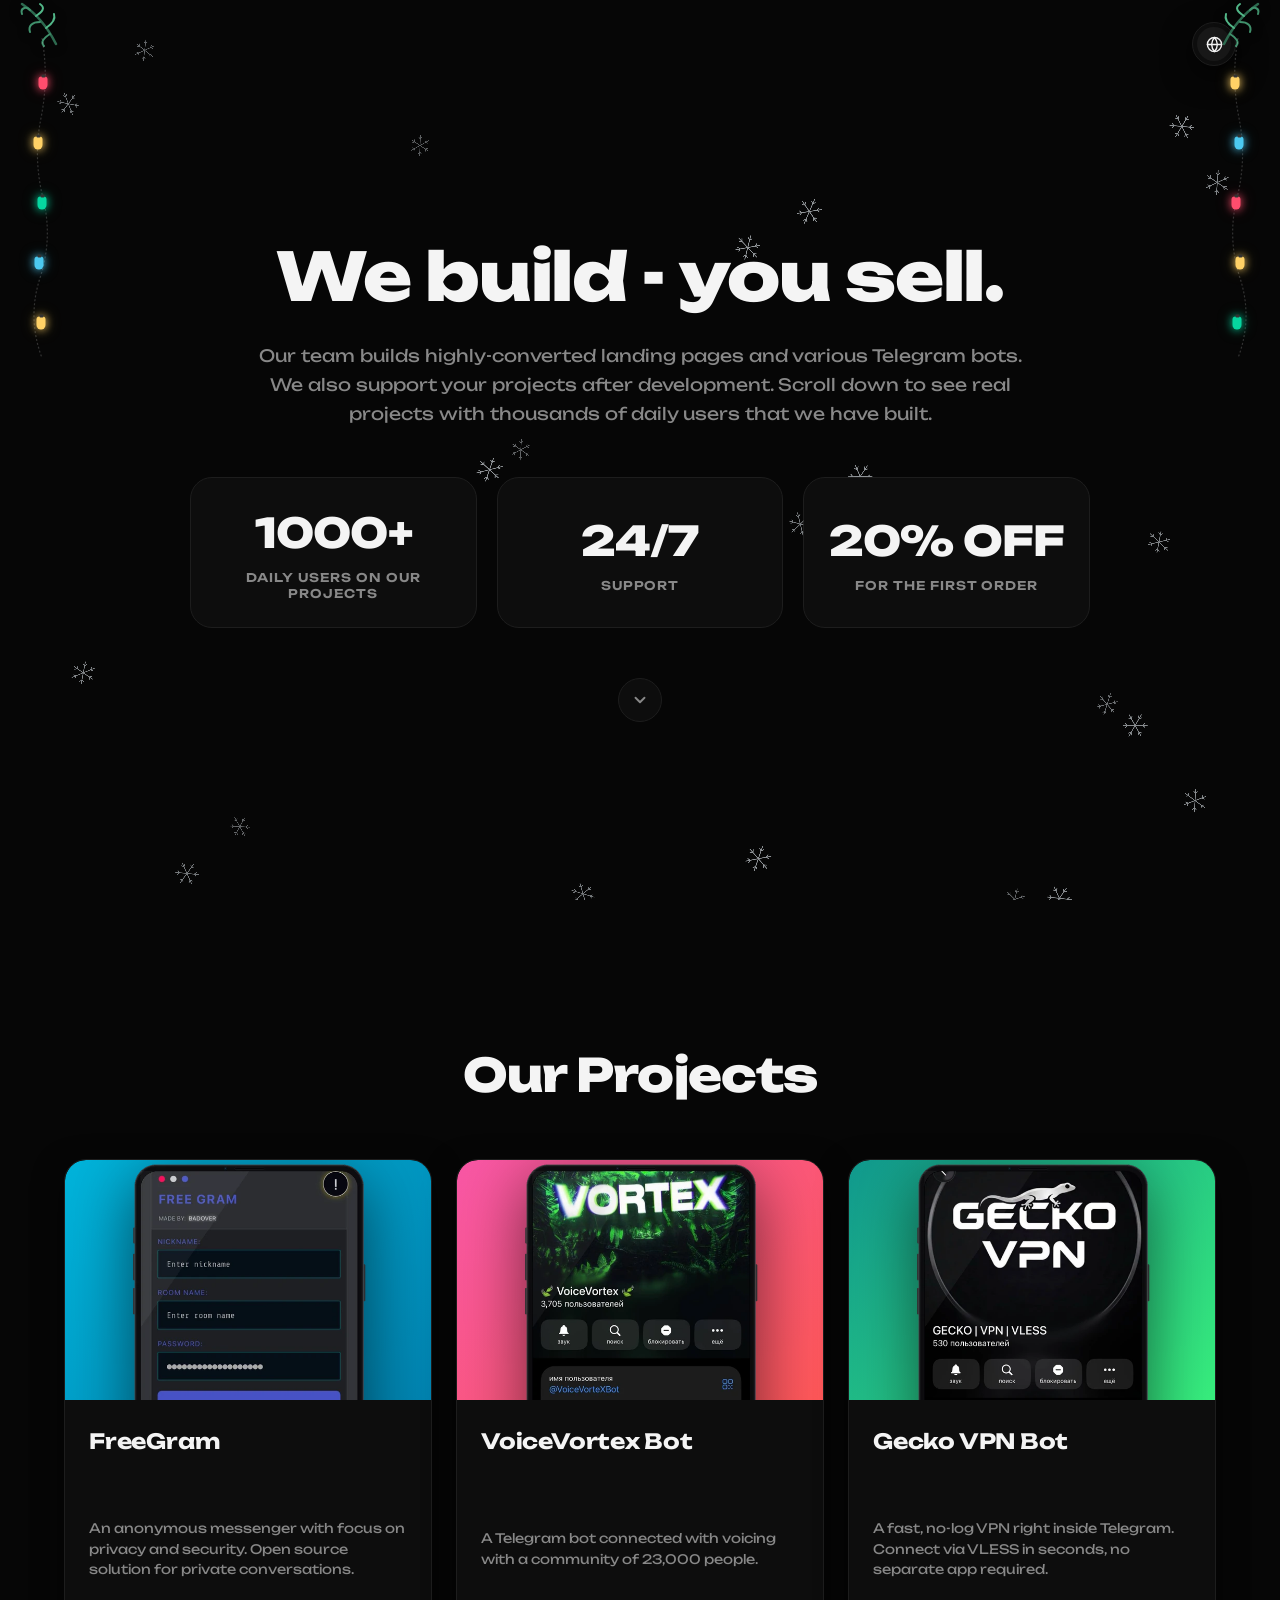
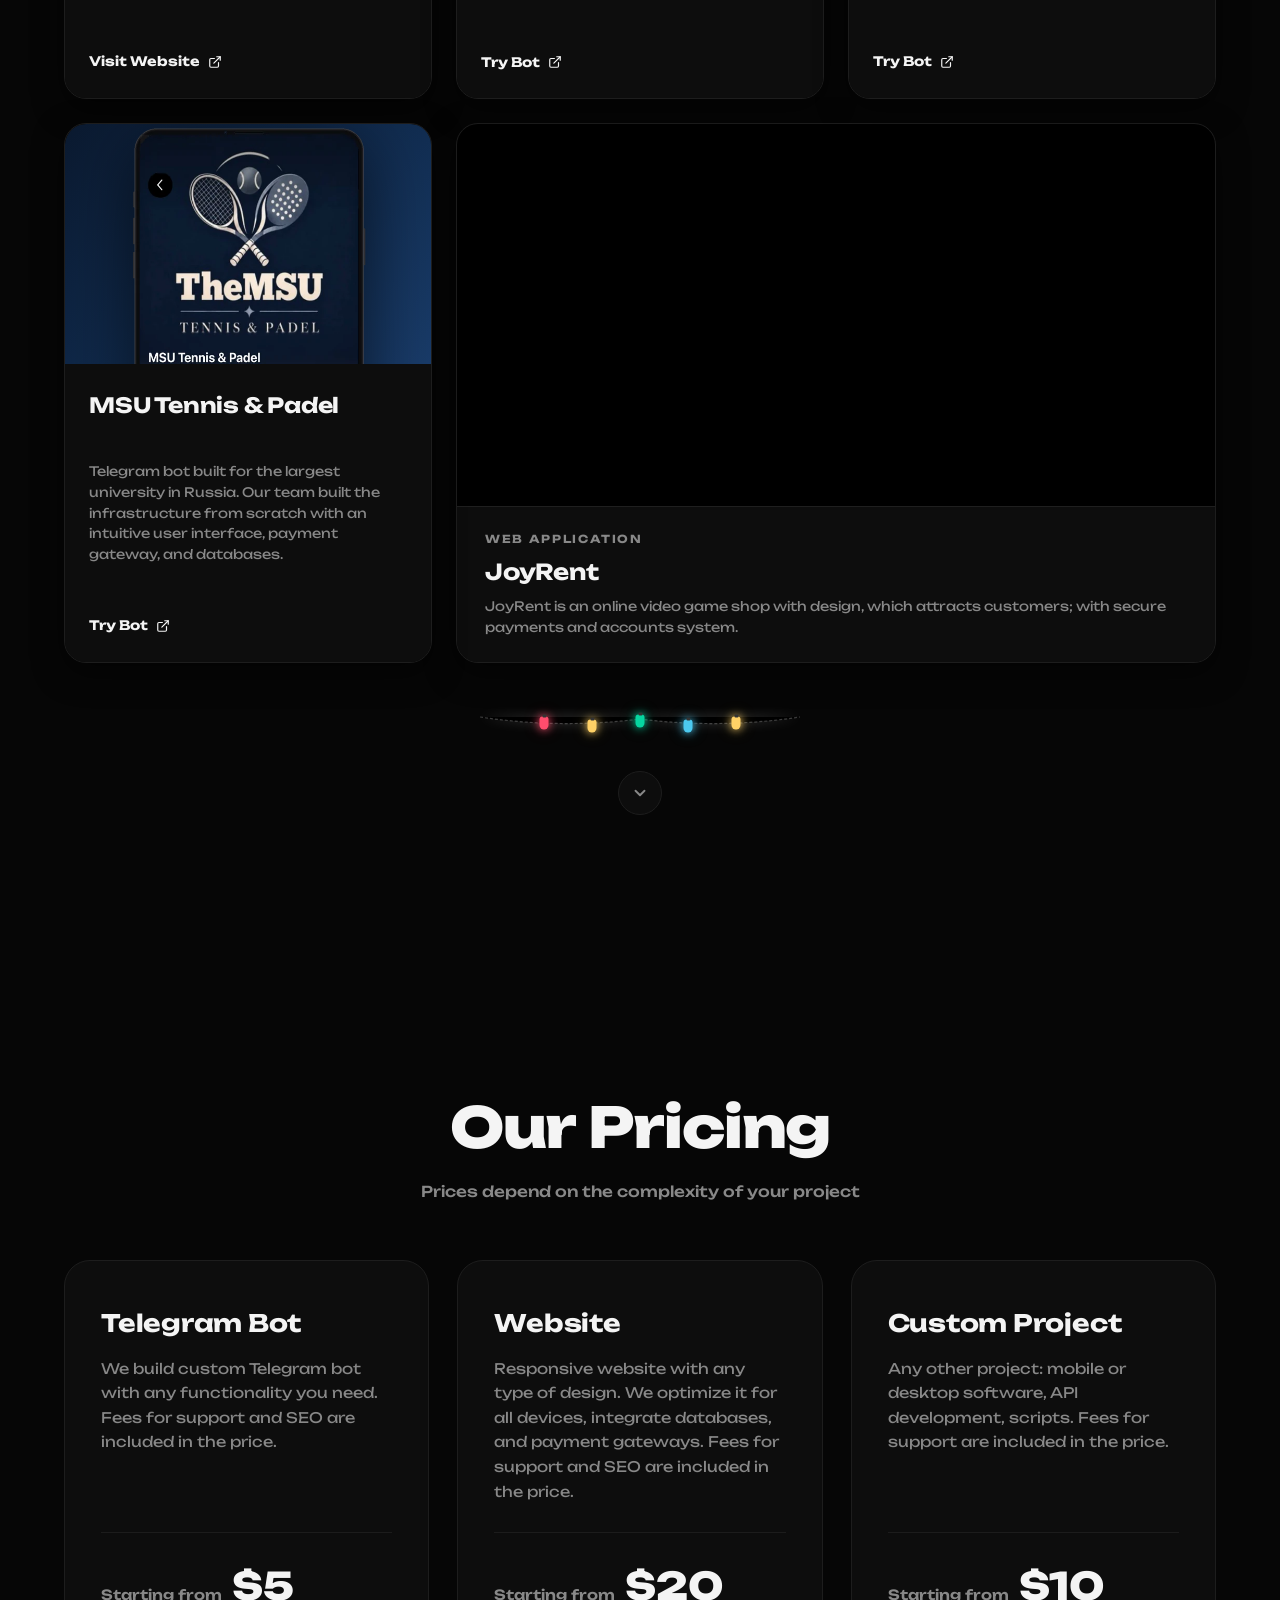
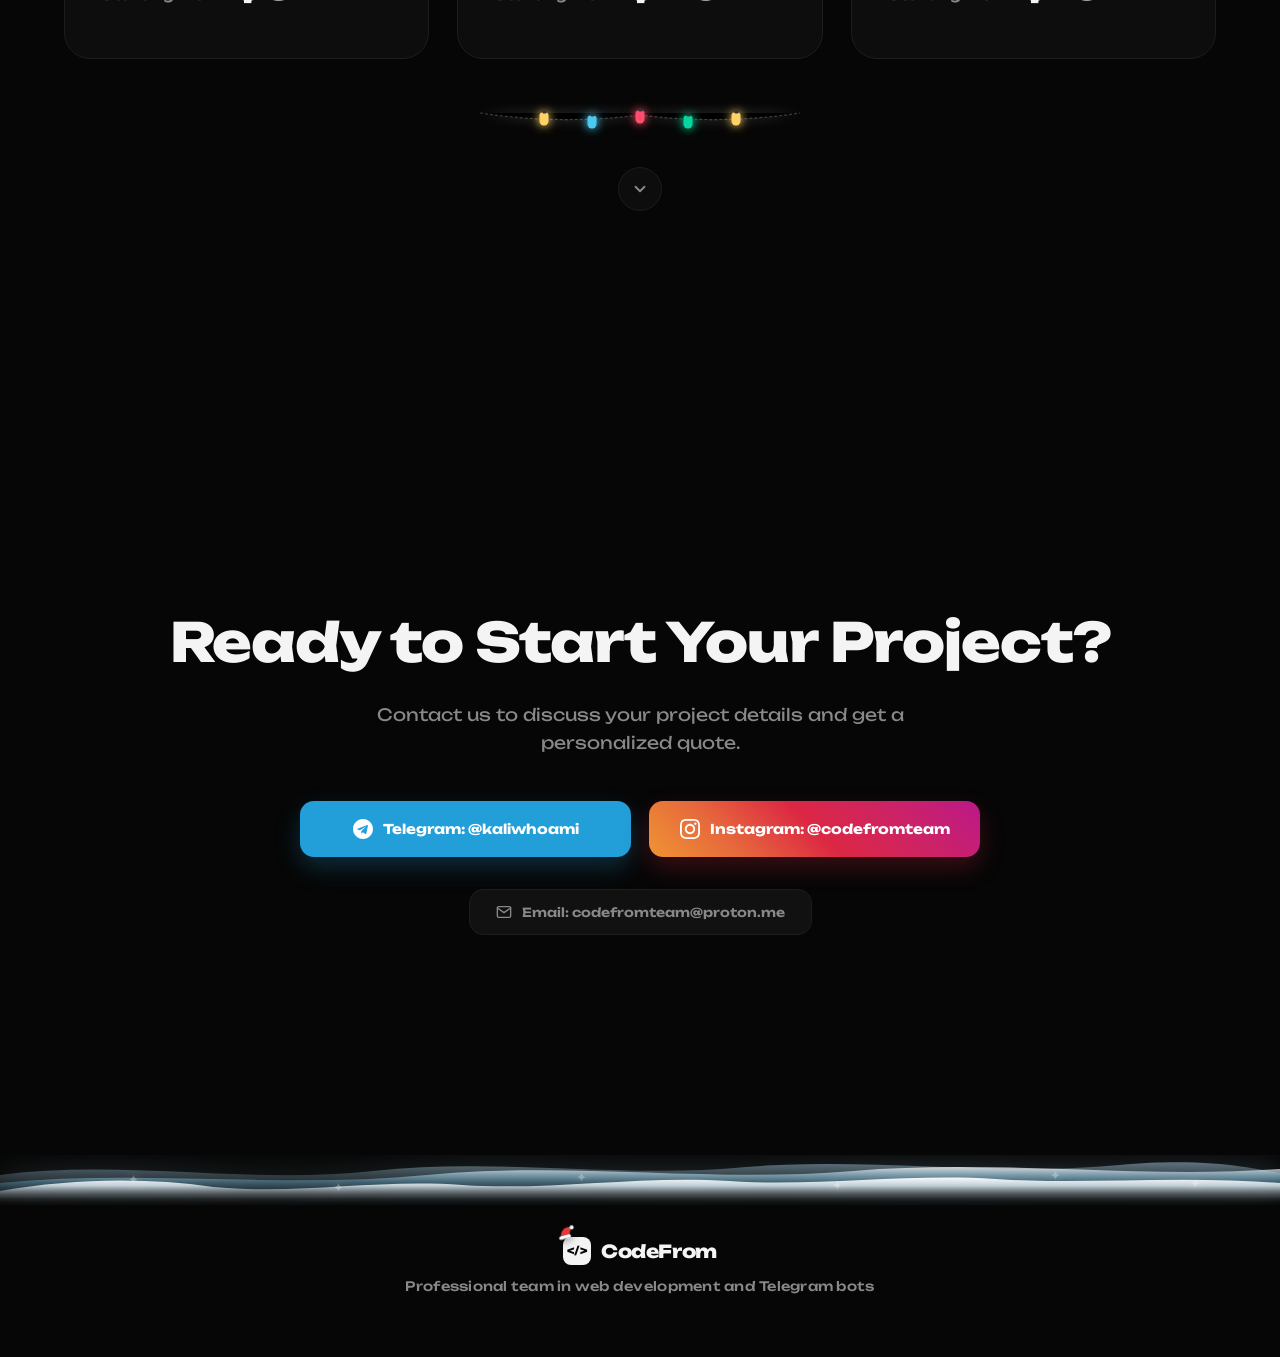
<file: ru.html>
<!DOCTYPE html>
<html lang="ru">
<head>
    <meta charset="UTF-8">
    <meta name="viewport" content="width=device-width, initial-scale=1.0, viewport-fit=cover">
    <title>CodeFrom Team</title>
    <link rel="icon" type="image/x-icon" href="favicon.ico">
    <link rel="icon" type="image/png" sizes="32x32" href="favicon.png">
    <link rel="apple-touch-icon" href="favicon.png">
    <link rel="canonical" href="https://codefrom.team/ru.html">
    <link rel="alternate" hreflang="ru" href="https://codefrom.team/ru.html">
    <link rel="alternate" hreflang="en" href="https://codefrom.team/">
    <link rel="alternate" hreflang="es" href="https://codefrom.team/es.html">
    <link rel="alternate" hreflang="x-default" href="https://codefrom.team/">

    <meta name="description" content="Профессиональная команда по веб-разработке и Telegram-ботам">
    <meta name="theme-color" content="#060606">

    <meta property="og:type" content="website">
    <meta property="og:site_name" content="CodeFrom Team">
    <meta property="og:title" content="CodeFrom Team">
    <meta property="og:description" content="Профессиональная команда по веб-разработке и Telegram-ботам">
    <meta property="og:url" content="https://codefrom.team/ru.html">
    <meta property="og:image" content="https://codefrom.team/assets/og-image-ru.webp">
    <meta property="og:image:width" content="1200">
    <meta property="og:image:height" content="630">
    <meta property="og:image:alt" content="CodeFrom Team">
    <meta property="og:locale" content="ru_RU">

    
    <link rel="preconnect" href="https://fonts.googleapis.com">
    <link rel="preconnect" href="https://fonts.gstatic.com" crossorigin>
    <link href="https://fonts.googleapis.com/css2?family=Unbounded:wght@400;500;600;700;800&display=swap" rel="stylesheet">

    <link rel="stylesheet" href="styles.css?v=20261110-snow7">
    <script type="application/ld+json">
    {
      "@context": "https://schema.org",
      "@type": "WebSite",
      "name": "CodeFrom Team",
      "alternateName": "CodeFrom",
      "url": "https://codefrom.team/ru.html",
      "description": "Профессиональная команда по веб-разработке и Telegram-ботам"
    }
    </script>
</head>
<body>

        <div class="xmas-top-mobile" aria-hidden="true">
        <svg viewBox="0 0 400 28" preserveAspectRatio="none" class="xmas-top-wire">
            <path d="M0,2 Q40,16 80,3 Q120,16 160,3 Q200,16 240,3 Q280,16 320,3 Q360,16 400,2" stroke="rgba(255,255,255,0.22)" stroke-width="1.2" stroke-dasharray="3 2"/>
        </svg>
        <div class="xmas-top-bulbs">
            <span class="xmas-top-bulb b-red" style="left: 10%; top: 12px;"></span>
            <span class="xmas-top-bulb b-gold" style="left: 20%; top: 6px;"></span>
            <span class="xmas-top-bulb b-green" style="left: 30%; top: 12px;"></span>
            <span class="xmas-top-bulb b-blue" style="left: 40%; top: 6px;"></span>
            <span class="xmas-top-bulb b-red" style="left: 50%; top: 12px;"></span>
            <span class="xmas-top-bulb b-gold" style="left: 60%; top: 6px;"></span>
            <span class="xmas-top-bulb b-green" style="left: 70%; top: 12px;"></span>
            <span class="xmas-top-bulb b-blue" style="left: 80%; top: 6px;"></span>
            <span class="xmas-top-bulb b-gold" style="left: 90%; top: 12px;"></span>
        </div>
    </div>
    <div class="xmas-side xmas-side-left" aria-hidden="true">
        <div class="xmas-pine-branch">
            <svg viewBox="0 0 48 48" fill="none" class="xmas-branch-svg">
                <path d="M4 4 C16 12, 28 24, 38 44" stroke="#2d6a4f" stroke-width="2.5" stroke-linecap="round"/>
                <path d="M12 10 C8 6, 2 8, 4 14" stroke="#40916c" stroke-width="2" stroke-linecap="round"/>
                <path d="M18 16 C24 12, 28 8, 22 4" stroke="#52b788" stroke-width="2" stroke-linecap="round"/>
                <path d="M22 22 C14 22, 10 26, 12 32" stroke="#40916c" stroke-width="2" stroke-linecap="round"/>
                <path d="M28 28 C34 24, 38 20, 36 14" stroke="#52b788" stroke-width="2" stroke-linecap="round"/>
                <path d="M32 34 C26 38, 22 42, 26 46" stroke="#40916c" stroke-width="2" stroke-linecap="round"/>
            </svg>
        </div>
        <div class="xmas-lights-string">
            <svg viewBox="0 0 30 320" fill="none" class="xmas-string-svg">
                <path d="M15 0 Q22 40, 14 80 T16 160 T13 240 T15 320" stroke="rgba(255,255,255,0.18)" stroke-width="1.2" stroke-dasharray="2 2"/>
            </svg>
            <span class="xmas-bulb b-red" style="top: 45px; left: 16px;"></span>
            <span class="xmas-bulb b-gold" style="top: 105px; left: 11px;"></span>
            <span class="xmas-bulb b-green" style="top: 165px; left: 15px;"></span>
            <span class="xmas-bulb b-blue" style="top: 225px; left: 12px;"></span>
            <span class="xmas-bulb b-gold" style="top: 285px; left: 14px;"></span>
        </div>
    </div>
    <div class="xmas-side xmas-side-right" aria-hidden="true">
        <div class="xmas-pine-branch">
            <svg viewBox="0 0 48 48" fill="none" class="xmas-branch-svg" style="transform: scaleX(-1);">
                <path d="M4 4 C16 12, 28 24, 38 44" stroke="#2d6a4f" stroke-width="2.5" stroke-linecap="round"/>
                <path d="M12 10 C8 6, 2 8, 4 14" stroke="#40916c" stroke-width="2" stroke-linecap="round"/>
                <path d="M18 16 C24 12, 28 8, 22 4" stroke="#52b788" stroke-width="2" stroke-linecap="round"/>
                <path d="M22 22 C14 22, 10 26, 12 32" stroke="#40916c" stroke-width="2" stroke-linecap="round"/>
                <path d="M28 28 C34 24, 38 20, 36 14" stroke="#52b788" stroke-width="2" stroke-linecap="round"/>
                <path d="M32 34 C26 38, 22 42, 26 46" stroke="#40916c" stroke-width="2" stroke-linecap="round"/>
            </svg>
        </div>
        <div class="xmas-lights-string">
            <svg viewBox="0 0 30 320" fill="none" class="xmas-string-svg">
                <path d="M15 0 Q8 40, 16 80 T14 160 T17 240 T15 320" stroke="rgba(255,255,255,0.18)" stroke-width="1.2" stroke-dasharray="2 2"/>
            </svg>
            <span class="xmas-bulb b-gold" style="top: 45px; left: 12px;"></span>
            <span class="xmas-bulb b-blue" style="top: 105px; left: 16px;"></span>
            <span class="xmas-bulb b-red" style="top: 165px; left: 13px;"></span>
            <span class="xmas-bulb b-gold" style="top: 225px; left: 17px;"></span>
            <span class="xmas-bulb b-green" style="top: 285px; left: 14px;"></span>
        </div>
    </div>

    
    <header>
        <div class="header-container">
            <div class="lang-bar" id="langBar">
                <div class="lang-slider">
                    <a href="ru.html" class="lang-unit lang-opt active" data-lang="ru">ru</a>
                    <a href="index.html" class="lang-unit lang-opt" data-lang="en">en</a>
                    <a href="es.html" class="lang-unit lang-opt" data-lang="es">es</a>
                </div>
                <button class="lang-unit lang-trigger" id="langGlobe" type="button" aria-label="Сменить язык">
                    <svg viewBox="0 0 24 24" fill="none" stroke="currentColor" stroke-width="2" stroke-linecap="round" stroke-linejoin="round">
                        <circle cx="12" cy="12" r="10"></circle>
                        <line x1="2" y1="12" x2="22" y2="12"></line>
                        <path d="M12 2a15.3 15.3 0 0 1 4 10 15.3 15.3 0 0 1-4 10 15.3 15.3 0 0 1-4-10 15.3 15.3 0 0 1 4-10z"></path>
                    </svg>
                </button>
            </div>
        </div>
    </header>

    
    <section class="hero" id="hero">
        <div class="container">
            <h1>Мы создаём - вы продаёте.</h1>
            <p>Разрабатываем конвертящие лендинги и Telegram-боты любой сложности. Обеспечиваем пост-релизную поддержку. Ниже представлены реальные проекты с тысячами активных пользователей в день.</p>

            <div class="hero-stats">
                <div class="stat">
                    <span class="stat-number">1000+</span>
                    <span class="stat-label">Пользователей ежедневно</span>
                </div>
                <div class="stat">
                    <span class="stat-number">24/7</span>
                    <span class="stat-label">Поддержка</span>
                </div>
                <div class="stat">
                    <span class="stat-number">20% СКИДКА</span>
                    <span class="stat-label">На первый заказ</span>
                </div>
            </div>

            <div class="hero-scroll-indicator">
                <a href="#projects" class="scroll-down-btn" aria-label="Перейти к проектам">
                    <svg viewBox="0 0 24 24" fill="none" stroke="currentColor" stroke-width="2.5" stroke-linecap="round" stroke-linejoin="round">
                        <polyline points="6 9 12 15 18 9"></polyline>
                    </svg>
                </a>
            </div>
        </div>
    </section>

    
    <section class="projects" id="projects">
        <div class="container">
            <h2 class="section-title">Наши Проекты</h2>

            <div class="projects-grid">

                
                <div class="project-card-slot" data-card="left">
                    <div class="card-window">
                        <div class="card-inner-flex">
                            <div class="card-base">
                                <div class="project-visual project-visual-freegram">
                                    <div class="phone-frame-wrap">
                                        <img src="telephone/freegram_phone.webp" alt="FreeGram" class="phone-realistic-img" loading="lazy">
                                    </div>
                                </div>
                                <div class="project-content">
                                    <h3 class="project-title">FreeGram</h3>
                                    <p class="project-desc">Анонимный мессенджер с упором на приватность и безопасность. Open source решение для закрытого общения.</p>
                                    <a href="https://fgram.net" target="_blank" rel="noopener noreferrer" class="project-btn">
                                        Перейти на сайт
                                        <svg viewBox="0 0 24 24" fill="none" stroke="currentColor" stroke-width="2" stroke-linecap="round" stroke-linejoin="round">
                                            <path d="M18 13v6a2 2 0 0 1-2 2H5a2 2 0 0 1-2-2V8a2 2 0 0 1 2-2h6"></path>
                                            <polyline points="15 3 21 3 21 9"></polyline>
                                            <line x1="10" y1="14" x2="21" y2="3"></line>
                                        </svg>
                                    </a>
                                </div>
                            </div>

                            <div class="card-expanded-content">
                                <div class="drawer-header">
                                    <span class="drawer-badge">Open Source Проект</span>
                                    <h4 class="drawer-title">FreeGram: Детализация</h4>
                                </div>
                                <div class="drawer-stats">
                                    <div class="d-stat">
                                        <span class="d-stat-val">1000+</span>
                                        <span class="d-stat-lbl">Активных пользователей</span>
                                    </div>
                                    <div class="d-stat">
                                        <span class="d-stat-val">Стек</span>
                                        <span class="d-stat-lbl">Node.js</span>
                                    </div>
                                    <div class="d-stat">
                                        <span class="d-stat-val">Чат на</span>
                                        <span class="d-stat-lbl">Socket.io</span>
                                    </div>
                                    <div class="d-stat">
                                        <span class="d-stat-val">Безопасность</span>
                                        <span class="d-stat-lbl">End-to-End шифрование</span>
                                    </div>
                                </div>
                                <div class="drawer-features">
                                    <div class="d-feat">
                                        <div class="d-feat-dot"></div>
                                        <p><strong>Приватность:</strong> Строгие стандарты безопасности для защиты пользователя как внутри веб-приложения, так и снаружи. Выпущена версия под Windows, версия для iOS в разработке.</p>
                                    </div>
                                    <div class="d-feat">
                                        <div class="d-feat-dot"></div>
                                        <p><strong>Архитектура:</strong> Node.js + Socket.io для молниеносной доставки сообщений без задержек.</p>
                                    </div>
                                    <div class="d-feat">
                                        <div class="d-feat-dot"></div>
                                        <p><strong>Результат:</strong> От идеи анонимного мессенджера до полноценного высоконагруженного сервиса под ключ.</p>
                                    </div>
                                </div>
                                <div class="drawer-footer">
                                    <a href="https://fgram.net" target="_blank" rel="noopener noreferrer" class="btn">Перейти на fgram.net ↗</a>
                                </div>
                            </div>
                        </div>
                    </div>
                </div>

                
                <div class="project-card-slot" data-card="center">
                    <div class="card-window">
                        <div class="card-inner-flex">
                            <div class="card-wing wing-left">
                                <span class="drawer-badge">Telegram Бот</span>
                                <h4 class="drawer-title">VoiceVortex</h4>
                                <div class="drawer-stats">
                                    <div class="d-stat">
                                        <span class="d-stat-val">23 000+</span>
                                        <span class="d-stat-lbl">Участников сообщества</span>
                                    </div>
                                    <div class="d-stat">
                                        <span class="d-stat-val">100%</span>
                                        <span class="d-stat-lbl">Отказоустойчивость</span>
                                    </div>
                                </div>
                                <div class="drawer-features">
                                    <div class="d-feat">
                                        <div class="d-feat-dot"></div>
                                        <p><strong>Синтез речи:</strong> Масштабируемый бот озвучки уровня ElevenLabs, выдерживающий непрерывные пиковые нагрузки.</p>
                                    </div>
                                </div>
                            </div>

                            <div class="card-base">
                                <div class="project-visual project-visual-vortex">
                                    <div class="phone-frame-wrap">
                                        <img src="telephone/vortex_phone.webp" alt="VoiceVortex Bot" class="phone-realistic-img" loading="lazy">
                                    </div>
                                </div>
                                <div class="project-content">
                                    <h3 class="project-title">VoiceVortex Bot</h3>
                                    <p class="project-desc">Telegram-бот генерации речи с аудиторией свыше 23 000 активных участников.</p>
                                    <a href="https://t.me/VoiceVortexBot" target="_blank" rel="noopener noreferrer" class="project-btn">
                                        Запустить бота
                                        <svg viewBox="0 0 24 24" fill="none" stroke="currentColor" stroke-width="2" stroke-linecap="round" stroke-linejoin="round">
                                            <path d="M18 13v6a2 2 0 0 1-2 2H5a2 2 0 0 1-2-2V8a2 2 0 0 1 2-2h6"></path>
                                            <polyline points="15 3 21 3 21 9"></polyline>
                                            <line x1="10" y1="14" x2="21" y2="3"></line>
                                        </svg>
                                    </a>
                                </div>
                            </div>

                            <div class="card-wing wing-right">
                                <span class="drawer-badge">Характеристики</span>
                                <h4 class="drawer-title">Стек</h4>
                                <div class="drawer-stats">
                                    <div class="d-stat">
                                        <span class="d-stat-val">Язык</span>
                                        <span class="d-stat-lbl">Python</span>
                                    </div>
                                    <div class="d-stat">
                                        <span class="d-stat-val">С нуля</span>
                                        <span class="d-stat-lbl">Под ключ</span>
                                    </div>
                                </div>
                                <div class="drawer-features">
                                    <div class="d-feat">
                                        <div class="d-feat-dot"></div>
                                        <p><strong>Точно в срок:</strong> Строгое соблюдение дедлайнов и персональные условия для каждого клиента.</p>
                                    </div>
                                </div>
                                <div class="drawer-footer">
                                    <a href="https://t.me/VoiceVortexBot" target="_blank" rel="noopener noreferrer" class="btn">Попробовать ↗</a>
                                </div>
                            </div>
                        </div>
                    </div>
                </div>

                
                <div class="project-card-slot" data-card="right">
                    <div class="card-window">
                        <div class="card-inner-flex">
                            <div class="card-expanded-content">
                                <div class="drawer-header">
                                    <span class="drawer-badge">VPN Инфраструктура</span>
                                    <h4 class="drawer-title">Gecko VPN: Детализация</h4>
                                </div>
                                <div class="drawer-stats">
                                    <div class="d-stat">
                                        <span class="d-stat-val">1000+</span>
                                        <span class="d-stat-lbl">Подключений в день</span>
                                    </div>
                                    <div class="d-stat">
                                        <span class="d-stat-val">Секунды</span>
                                        <span class="d-stat-lbl">Подключение в 1 клик</span>
                                    </div>
                                    <div class="d-stat">
                                        <span class="d-stat-val">Архитектура</span>
                                        <span class="d-stat-lbl">С нуля</span>
                                    </div>
                                    <div class="d-stat">
                                        <span class="d-stat-val">No-Log</span>
                                        <span class="d-stat-lbl">Строго без логов</span>
                                    </div>
                                </div>
                                <div class="drawer-features">
                                    <div class="d-feat">
                                        <div class="d-feat-dot"></div>
                                        <p><strong>Внутри Telegram:</strong> Полная интеграция с платформой Telegram - никаких лишних сторонних клиентов.</p>
                                    </div>
                                    <div class="d-feat">
                                        <div class="d-feat-dot"></div>
                                        <p><strong>Протоколы:</strong> VLESS, Shadowsocks для максимальной скорости и обхода блокировок.</p>
                                    </div>
                                    <div class="d-feat">
                                        <div class="d-feat-dot"></div>
                                        <p><strong>Бэкенд:</strong> Отказоустойчивая кластерная серверная инфраструктура.</p>
                                    </div>
                                </div>
                                <div class="drawer-footer">
                                    <a href="https://t.me/geckovless_bot" target="_blank" rel="noopener noreferrer" class="btn">Запустить ↗</a>
                                </div>
                            </div>

                            <div class="card-base">
                                <div class="project-visual project-visual-vpn">
                                    <div class="phone-frame-wrap">
                                        <img src="telephone/vpn_phone.webp" alt="Gecko VPN Bot" class="phone-realistic-img" loading="lazy">
                                    </div>
                                </div>
                                <div class="project-content">
                                    <h3 class="project-title">Gecko VPN Bot</h3>
                                    <p class="project-desc">Быстрый VPN без логов прямо в Telegram. Подключение по VLESS за секунды без установки приложений.</p>
                                    <a href="https://t.me/geckovless_bot" target="_blank" rel="noopener noreferrer" class="project-btn">
                                        Запустить бота
                                        <svg viewBox="0 0 24 24" fill="none" stroke="currentColor" stroke-width="2" stroke-linecap="round" stroke-linejoin="round">
                                            <path d="M18 13v6a2 2 0 0 1-2 2H5a2 2 0 0 1-2-2V8a2 2 0 0 1 2-2h6"></path>
                                            <polyline points="15 3 21 3 21 9"></polyline>
                                            <line x1="10" y1="14" x2="21" y2="3"></line>
                                        </svg>
                                    </a>
                                </div>
                            </div>
                        </div>
                    </div>
                </div>

                
                <div class="project-card-slot" data-card="left">
                    <div class="card-window">
                        <div class="card-inner-flex">
                            <div class="card-base">
                                <div class="project-visual project-visual-padel">
                                    <div class="phone-frame-wrap">
                                        <img src="telephone/padel_phone.webp" alt="MSU Tennis & Padel Bot" class="phone-realistic-img" loading="lazy">
                                    </div>
                                </div>
                                <div class="project-content">
                                    <h3 class="project-title">MSU Tennis & Padel</h3>
                                    <p class="project-desc">Telegram-бот для крупнейшего университета в РФ. Наша команда с нуля выстроила инфраструктуру с простым для восприятия интерфейсом для людей, платежным шлюзом и базами данных.</p>
                                    <a href="https://t.me/msupadelbot" target="_blank" rel="noopener noreferrer" class="project-btn">
                                        Запустить бота
                                        <svg viewBox="0 0 24 24" fill="none" stroke="currentColor" stroke-width="2" stroke-linecap="round" stroke-linejoin="round">
                                            <path d="M18 13v6a2 2 0 0 1-2 2H5a2 2 0 0 1-2-2V8a2 2 0 0 1 2-2h6"></path>
                                            <polyline points="15 3 21 3 21 9"></polyline>
                                            <line x1="10" y1="14" x2="21" y2="3"></line>
                                        </svg>
                                    </a>
                                </div>
                            </div>

                            <div class="card-expanded-content">
                                <div class="drawer-header">
                                    <span class="drawer-badge">Telegram Бот</span>
                                    <h4 class="drawer-title">MSU Tennis & Padel: Детализация</h4>
                                </div>
                                <div class="drawer-stats">
                                    <div class="d-stat">
                                        <span class="d-stat-val">Заказчик</span>
                                        <span class="d-stat-lbl">Крупнейший университет РФ</span>
                                    </div>
                                    <div class="d-stat">
                                        <span class="d-stat-val">Оплата</span>
                                        <span class="d-stat-lbl">Интеграция шлюза</span>
                                    </div>
                                    <div class="d-stat">
                                        <span class="d-stat-val">Базы данных</span>
                                        <span class="d-stat-lbl">Надёжное хранение</span>
                                    </div>
                                    <div class="d-stat">
                                        <span class="d-stat-val">Интерфейс</span>
                                        <span class="d-stat-lbl">Простой и понятный</span>
                                    </div>
                                </div>
                                <div class="drawer-features">
                                    <div class="d-feat">
                                        <div class="d-feat-dot"></div>
                                        <p><strong>Инфраструктура:</strong> Реализация под ключ для ведущего вуза страны - бэкенд, автоматизация бронирования кортов, онлайн-оплата и базы данных.</p>
                                    </div>
                                    <div class="d-feat">
                                        <div class="d-feat-dot"></div>
                                        <p><strong>UX/UI:</strong> Простой и отзывчивый интерфейс для мгновенного бронирования кортов и безопасных транзакций.</p>
                                    </div>
                                </div>
                                <div class="drawer-footer">
                                    <a href="https://t.me/msupadelbot" target="_blank" rel="noopener noreferrer" class="btn">Запустить ↗</a>
                                </div>
                            </div>
                        </div>
                    </div>
                </div>

                
                <div class="project-joyrent-card">
                    <div class="joyrent-card-inner">
                        <div class="joyrent-video-wrap">
                            <video autoplay loop muted playsinline>
                                <source src="assets/joyrent.mp4" type="video/mp4">
                            </video>
                        </div>
                        <div class="joyrent-card-content">
                            <span class="drawer-badge">Веб-приложение</span>
                            <h3 class="project-title">JoyRent</h3>
                            <p class="project-desc">JoyRent - интернет-магазин видеоигр с привлекающим клиентов дизайном, безопасными платежами и надежной системой аккаунтов.</p>
                        </div>
                    </div>
                </div>

            </div>

            <div class="xmas-divider" aria-hidden="true">
                <div class="xmas-divider-inner">
                    <svg viewBox="0 0 320 24" preserveAspectRatio="none" class="xmas-divider-wire">
                        <path d="M0,6 Q80,18 160,8 Q240,18 320,6" stroke="rgba(255,255,255,0.22)" stroke-width="1.2" stroke-dasharray="3 2"/>
                    </svg>
                    <span class="xmas-bulb b-red" style="left: 20%; top: 12px;"></span>
                    <span class="xmas-bulb b-gold" style="left: 35%; top: 15px;"></span>
                    <span class="xmas-bulb b-green" style="left: 50%; top: 10px;"></span>
                    <span class="xmas-bulb b-blue" style="left: 65%; top: 15px;"></span>
                    <span class="xmas-bulb b-gold" style="left: 80%; top: 12px;"></span>
                </div>
            </div>

            <div class="projects-scroll-indicator">
                <a href="#pricing" class="scroll-down-btn" aria-label="Scroll to pricing section">
                    <svg viewBox="0 0 24 24" fill="none" stroke="currentColor" stroke-width="2.5" stroke-linecap="round" stroke-linejoin="round">
                        <polyline points="6 9 12 15 18 9"></polyline>
                    </svg>
                </a>
            </div>
</div>
    </section>

    
    <section class="pricing-section" id="pricing">
        <div class="container">
            <h2 class="pricing-title">Наши Цены</h2>
            <p class="pricing-subtitle">Цены зависят от сложности вашего проекта</p>

            <div class="pricing-grid">
                <div class="price-item">
                    <div class="price-item-top">
                        <h3>Telegram Бот</h3>
                        <p>Кастомный Telegram-бот с любым функционалом. Поддержка и SEO-оптимизация уже включены в стоимость.</p>
                    </div>
                    <div class="price-amount">
                        <span>Начиная от</span>
                        <strong>$5</strong>
                    </div>
                </div>

                <div class="price-item">
                    <div class="price-item-top">
                        <h3>Веб-сайт</h3>
                        <p>Адаптивный сайт с индивидуальным дизайном. Оптимизация под все устройства, интеграция баз данных и платежных шлюзов.</p>
                    </div>
                    <div class="price-amount">
                        <span>Начиная от</span>
                        <strong>$20</strong>
                    </div>
                </div>

                <div class="price-item">
                    <div class="price-item-top">
                        <h3>Индивидуальный Проект</h3>
                        <p>Любые другие задачи: десктопный и мобильный софт, API, парсеры и скрипты. Поддержка включена в стоимость.</p>
                    </div>
                    <div class="price-amount">
                        <span>Начиная от</span>
                        <strong>$10</strong>
                    </div>
                </div>
            </div>

            <div class="xmas-divider" aria-hidden="true">
                <div class="xmas-divider-inner">
                    <svg viewBox="0 0 320 24" preserveAspectRatio="none" class="xmas-divider-wire">
                        <path d="M0,6 Q80,18 160,8 Q240,18 320,6" stroke="rgba(255,255,255,0.22)" stroke-width="1.2" stroke-dasharray="3 2"/>
                    </svg>
                    <span class="xmas-bulb b-gold" style="left: 20%; top: 12px;"></span>
                    <span class="xmas-bulb b-blue" style="left: 35%; top: 15px;"></span>
                    <span class="xmas-bulb b-red" style="left: 50%; top: 10px;"></span>
                    <span class="xmas-bulb b-green" style="left: 65%; top: 15px;"></span>
                    <span class="xmas-bulb b-gold" style="left: 80%; top: 12px;"></span>
                </div>
            </div>

            <div class="pricing-scroll-indicator">
                <a href="#contact" class="scroll-down-btn" aria-label="Scroll to contact section">
                    <svg viewBox="0 0 24 24" fill="none" stroke="currentColor" stroke-width="2.5" stroke-linecap="round" stroke-linejoin="round">
                        <polyline points="6 9 12 15 18 9"></polyline>
                    </svg>
                </a>
            </div>
</div>
    </section>

    
    <section class="contact-section" id="contact">
        <span id="contacts" style="display:none;"></span>
        <div class="container">
            <h2>Готовы начать проект?</h2>
            <p class="contact-subtitle">Свяжитесь с нами, чтобы обсудить детали и получить персональный расчет стоимости.</p>

            <div class="contact-buttons-row">
                <a href="https://t.me/kaliwhoami" target="_blank" rel="noopener noreferrer" class="contact-btn telegram-btn">
                    <svg viewBox="0 0 24 24">
                        <path d="M12 0C5.373 0 0 5.373 0 12s5.373 12 12 12 12-5.373 12-12S18.627 0 12 0zm5.894 8.221l-1.97 9.28c-.145.658-.537.818-1.084.508l-3-2.21-1.446 1.394c-.14.18-.357.295-.6.295-.002 0-.003 0-.005 0l.213-3.054 5.56-5.022c.24-.213-.054-.334-.373-.121l-6.869 4.326-2.96-.924c-.643-.204-.657-.643.136-.953l11.57-4.461c.537-.194 1.006.131.828.942z"/>
                    </svg>
                    Telegram: @kaliwhoami
                </a>

                <a href="https://instagram.com/codefromteam" target="_blank" rel="noopener noreferrer" class="contact-btn instagram-btn">
                    <svg viewBox="0 0 24 24">
                        <path d="M12 2.163c3.204 0 3.584.012 4.85.07 3.252.148 4.771 1.691 4.919 4.919.058 1.265.069 1.645.069 4.849 0 3.205-.012 3.584-.069 4.849-.149 3.225-1.664 4.771-4.919 4.919-1.266.058-1.644.07-4.85.07-3.204 0-3.584-.012-4.849-.07-3.26-.149-4.771-1.699-4.919-4.92-.058-1.265-.07-1.644-.07-4.849 0-3.204.013-3.583.07-4.849.149-3.227 1.664-4.771 4.919-4.919 1.266-.057 1.645-.069 4.849-.069zm0-2.163c-3.259 0-3.667.014-4.947.072-4.358.2-6.78 2.618-6.98 6.98-.059 1.281-.073 1.689-.073 4.948 0 3.259.014 3.668.072 4.948.2 4.358 2.618 6.78 6.98 6.98 1.281.058 1.689.072 4.948.072 3.259 0 3.668-.014 4.948-.072 4.354-.2 6.782-2.618 6.979-6.98.059-1.28.073-1.689.073-4.948 0-3.259-.014-3.667-.072-4.947-.196-4.354-2.617-6.78-6.979-6.98-1.281-.059-1.69-.073-4.949-.073zm0 5.838c-3.403 0-6.162 2.759-6.162 6.162s2.759 6.163 6.162 6.163 6.162-2.759 6.162-6.163c0-3.403-2.759-6.162-6.162-6.162zm0 10.162c-2.209 0-4-1.79-4-4 0-2.209 1.791-4 4-4s4 1.791 4 4c0 2.21-1.791 4-4 4zm6.406-11.845c-.796 0-1.441.645-1.441 1.44s.645 1.44 1.441 1.44c.795 0 1.439-.645 1.439-1.44s-.644-1.44-1.439-1.44z"/>
                    </svg>
                    Instagram: @codefromteam
                </a>
            </div>

            <div class="contact-email-wrap">
                <button type="button" class="contact-copy-btn" id="emailCopyBtn" data-copy="codefromteam@proton.me">
                    <svg viewBox="0 0 24 24" fill="none" stroke="currentColor" stroke-width="2" stroke-linecap="round" stroke-linejoin="round">
                        <path d="M4 4h16c1.1 0 2 .9 2 2v12c0 1.1-.9 2-2 2H4c-1.1 0-2-.9-2-2V6c0-1.1.9-2 2-2z"></path>
                        <polyline points="22,6 12,13 2,6"></polyline>
                    </svg>
                    <span>Email: codefromteam@proton.me</span>
                    <span class="copy-badge">Скопировано!</span>
                </button>
            </div>
        </div>
    </section>

    
    <footer>
        <div class="footer-snow" aria-hidden="true">
            <svg viewBox="0 0 1440 50" preserveAspectRatio="none">
                <defs>
                    <linearGradient id="snowGradBack" x1="0%" y1="0%" x2="0%" y2="100%">
                        <stop offset="0%" stop-color="#bae6fd" stop-opacity="0.45"/>
                        <stop offset="100%" stop-color="#060606" stop-opacity="0"/>
                    </linearGradient>
                    <linearGradient id="snowGradMid" x1="0%" y1="0%" x2="0%" y2="100%">
                        <stop offset="0%" stop-color="#ffffff" stop-opacity="0.75"/>
                        <stop offset="40%" stop-color="#7dd3fc" stop-opacity="0.3"/>
                        <stop offset="100%" stop-color="#060606" stop-opacity="0"/>
                    </linearGradient>
                    <linearGradient id="snowGradFront" x1="0%" y1="0%" x2="0%" y2="100%">
                        <stop offset="0%" stop-color="#ffffff" stop-opacity="0.95"/>
                        <stop offset="30%" stop-color="#f0f9ff" stop-opacity="0.75"/>
                        <stop offset="100%" stop-color="#060606" stop-opacity="0.05"/>
                    </linearGradient>
                </defs>
                <path d="M0,20 C140,4 280,30 420,16 C560,2 700,24 840,12 C980,2 1120,22 1260,10 C1360,2 1410,14 1440,18 L1440,50 L0,50 Z" fill="url(#snowGradBack)"/>
                <path d="M0,28 C160,14 320,34 480,20 C640,6 800,28 960,16 C1120,4 1280,24 1440,14 L1440,50 L0,50 Z" fill="url(#snowGradMid)"/>
                <path d="M0,36 C80,24 160,22 240,32 C340,40 420,24 520,30 C620,36 720,20 820,26 C920,32 1020,18 1120,24 C1220,30 1320,20 1440,28 L1440,50 L0,50 Z" fill="url(#snowGradFront)"/>
            </svg>
            <div class="snow-sparkles">
                <span class="snow-sparkle" style="left: 10%; top: 18px;">✦</span>
                <span class="snow-sparkle" style="left: 26%; top: 26px; animation-delay: 0.7s;">✦</span>
                <span class="snow-sparkle" style="left: 45%; top: 16px; animation-delay: 1.3s;">✦</span>
                <span class="snow-sparkle" style="left: 65%; top: 24px; animation-delay: 0.4s;">✦</span>
                <span class="snow-sparkle" style="left: 82%; top: 14px; animation-delay: 1.8s;">✦</span>
                <span class="snow-sparkle" style="left: 93%; top: 22px; animation-delay: 1.0s;">✦</span>
            </div>
        </div>
        <div class="container footer-inner">
            <div class="footer-logo">
                <div class="footer-logo-box">
                    &lt;/&gt;
                    <svg class="footer-santa-hat" viewBox="0 0 40 40" fill="none" xmlns="http://www.w3.org/2000/svg" aria-hidden="true">
                        <path d="M9 25 C11 12, 22 6, 32 10 C30 15, 26 21, 26 25 Z" fill="#e5383b"/>
                        <rect x="6" y="22" width="22" height="6" rx="3" fill="#f8f9fa"/>
                        <circle cx="33" cy="11" r="3.8" fill="#f8f9fa"/>
                    </svg>
                </div>
                <span>CodeFrom</span>
            </div>
            <p class="footer-tagline">Профессиональная команда по веб-разработке и Telegram-ботам</p>
        </div>
    </footer>

    <script src="script.js?v=20261110-snow7"></script>
</body>
</html>
</file>
<file: styles.css>
* {
    margin: 0;
    padding: 0;
    box-sizing: border-box;
}

:root {
    --bg: #060606;
    --fg: #f4f4f4;
    --card-bg: #0d0d0d;
    --card-border: #1d1d1d;
    --card-border-hover: #333333;
    --muted: #888888;
    --muted-dark: #4d4d4d;
    --accent: #f4f4f4;
    --accent-dark: #060606;
    --grid-gap: 24px;
    --radius-lg: 22px;
    --radius-md: 14px;
    --radius-sm: 8px;
    --transition: all 0.3s cubic-bezier(0.16, 1, 0.3, 1);
}

html {
    scroll-behavior: smooth;
    width: 100%;
    background-color: var(--bg);
    color: var(--fg);
    scrollbar-width: thin;
    scrollbar-color: #262626 var(--bg);
}

body {
    background-color: var(--bg);
    color: var(--fg);
    font-family: "Unbounded", sans-serif;
    line-height: 1.5;
    overflow-x: hidden;
    -webkit-font-smoothing: antialiased;
    -moz-osx-font-smoothing: grayscale;
}

::selection {
    background: var(--fg);
    color: var(--bg);
}

a {
    color: inherit;
    text-decoration: none;
}

.container {
    width: 100%;
    max-width: 1200px;
    margin: 0 auto;
    padding: 0 24px;
    position: relative;
    box-sizing: border-box;
}

section {
    position: relative;
    padding: 140px 0 120px;
    width: 100%;
    box-sizing: border-box;
}

header {
    position: fixed;
    top: 0;
    left: 0;
    width: 100%;
    z-index: 300;
    padding: 22px 0;
    pointer-events: none;
}

.header-container {
    max-width: 1240px;
    margin: 0 auto;
    padding: 0 24px;
    display: flex;
    justify-content: flex-end;
    align-items: center;
}

.lang-bar {
    pointer-events: auto;
    display: inline-flex;
    align-items: center;
    background: #0d0d0d;
    border: 1px solid var(--card-border);
    border-radius: 999px;
    padding: 4px;
    box-shadow: 0 10px 30px rgba(0, 0, 0, 0.7);
    transition: border-color 0.25s ease, box-shadow 0.25s ease, background 0.25s ease;
    user-select: none;
}

.lang-bar:hover,
.lang-bar.is-open {
    border-color: #383838;
    box-shadow: 0 12px 36px rgba(0, 0, 0, 0.9);
}

.lang-unit {
    width: 34px;
    height: 34px;
    border-radius: 999px;
    display: flex;
    align-items: center;
    justify-content: center;
    background: transparent;
    border: none;
    color: var(--muted);
    font-family: "Unbounded", sans-serif;
    font-size: 11px;
    font-weight: 700;
    text-transform: lowercase;
    cursor: pointer;
    text-decoration: none;
    transition: all 0.2s ease;
    flex-shrink: 0;
}

.lang-trigger {
    color: var(--fg);
    background: #181818;
}

.lang-trigger svg {
    width: 17px;
    height: 17px;
    stroke: currentColor;
    transition: transform 0.3s ease;
}

.lang-bar:hover .lang-trigger svg,
.lang-bar.is-open .lang-trigger svg {
    transform: rotate(15deg);
}

.lang-slider {
    display: flex;
    align-items: center;
    gap: 3px;
    overflow: hidden;
    width: 0;
    opacity: 0;
    pointer-events: none;
    margin-right: 0;
    transition: width 0.32s cubic-bezier(0.16, 1, 0.3, 1), opacity 0.2s ease, margin 0.25s ease;
}

.lang-bar:hover .lang-slider,
.lang-bar:focus-within .lang-slider,
.lang-bar.is-open .lang-slider {
    width: 111px; 
    opacity: 1;
    pointer-events: auto;
    margin-right: 3px;
}

.lang-opt {
    color: var(--muted);
}

.lang-opt:hover {
    color: var(--fg);
    background: #1e1e1e;
}

.lang-opt.active {
    background: var(--fg);
    color: var(--bg);
}

.hero {
    min-height: 100vh;
    min-height: 100svh;
    display: flex;
    flex-direction: column;
    justify-content: center;
    align-items: center;
    text-align: center;
    padding: 140px 0 80px;
    position: relative;
}

.tagline {
    display: inline-block;
    color: var(--muted-dark);
    font-size: 13px;
    font-weight: 600;
    letter-spacing: 0.25em;
    text-transform: uppercase;
    margin-bottom: 24px;
    background: #0e0e0e;
    border: 1px solid #1a1a1a;
    padding: 8px 18px;
    border-radius: 999px;
}

.hero h1 {
    font-weight: 800;
    font-size: clamp(32px, 5.2vw, 68px);
    line-height: 1.15;
    letter-spacing: -0.02em;
    max-width: 1000px;
    margin: 0 auto 28px;
    color: var(--fg);
}

.hero p {
    font-size: clamp(14px, 1.4vw, 17px);
    line-height: 1.7;
    color: var(--muted);
    max-width: 780px;
    margin: 0 auto 48px;
    font-weight: 400;
}

.hero-stats {
    display: grid;
    grid-template-columns: repeat(3, 1fr);
    gap: 20px;
    max-width: 900px;
    margin: 0 auto 40px;
}

.stat {
    background: var(--card-bg);
    border: 1px solid var(--card-border);
    border-radius: var(--radius-lg);
    padding: 24px 20px;
    display: flex;
    flex-direction: column;
    align-items: center;
    justify-content: center;
    transition: transform 0.25s ease, border-color 0.25s ease;
}

.stat:hover {
    transform: translateY(-4px);
    border-color: #333333;
}

.stat-number {
    font-size: clamp(28px, 3.2vw, 42px);
    font-weight: 800;
    color: var(--fg);
    letter-spacing: -0.02em;
    margin-bottom: 6px;
}

.stat-label {
    font-size: 12px;
    font-weight: 600;
    color: var(--muted);
    text-transform: uppercase;
    letter-spacing: 0.08em;
    text-align: center;
    line-height: 1.4;
}

.hero-scroll-indicator {
    margin-top: 50px;
    display: flex;
    justify-content: center;
    position: relative;
    z-index: 20;
    pointer-events: auto;
}

.projects-scroll-indicator,
.pricing-scroll-indicator {
    display: flex;
    justify-content: center;
    width: 100%;
    margin-top: 36px;
    position: relative;
    z-index: 20;
    pointer-events: auto;
}

.scroll-down-btn {
    width: 44px;
    height: 44px;
    border-radius: 999px;
    border: 1px solid var(--card-border);
    background: #0d0d0d;
    color: var(--muted);
    display: inline-flex;
    align-items: center;
    justify-content: center;
    cursor: pointer;
    transition: all 0.25s ease;
    position: relative;
    z-index: 21;
    pointer-events: auto;
    touch-action: manipulation;
    -webkit-tap-highlight-color: transparent;
    user-select: none;
}

.scroll-down-btn svg {
    width: 18px;
    height: 18px;
    animation: bounceDown 1.8s infinite ease-in-out;
    pointer-events: none;
}

.scroll-down-btn:hover {
    border-color: #444;
    color: var(--fg);
    transform: translateY(2px);
}

@keyframes bounceDown {
    0%, 100% { transform: translateY(0); }
    50% { transform: translateY(5px); }
}

.projects {
    overflow: visible;
    min-height: auto;
    padding: 140px 0 130px;
}

.section-title {
    text-align: center;
    font-size: clamp(28px, 3.8vw, 46px);
    font-weight: 800;
    letter-spacing: -0.02em;
    margin-bottom: 50px;
    color: var(--fg);
}

.projects-grid {
    display: grid;
    grid-template-columns: repeat(3, 1fr);
    gap: var(--grid-gap);
    position: relative;
}

.project-card-slot {
    position: relative;
    min-height: 540px;
    height: 100%;
    container-type: inline-size;
}

.card-window {
    position: absolute;
    top: 0;
    height: 100%;
    background: var(--card-bg);
    border: 1px solid var(--card-border);
    border-radius: var(--radius-lg);
    box-shadow: 0 10px 30px rgba(0, 0, 0, 0.5);
    overflow: hidden;
    isolation: isolate;
    z-index: 10;
    will-change: width;
    backface-visibility: hidden;
    transform: translateZ(0);
    transition: width 0.4s cubic-bezier(0.16, 1, 0.3, 1),
                box-shadow 0.3s ease,
                border-color 0.3s ease;
}

.project-card-slot:hover .card-window {
    z-index: 100;
    border-color: #383838;
    box-shadow: 0 25px 65px rgba(0, 0, 0, 0.95);
}

.project-card-slot[data-card="left"] .card-window {
    left: 0;
    right: auto;
    width: 100%;
}
.project-card-slot[data-card="left"]:hover .card-window {
    width: calc(300% + 2 * var(--grid-gap));
}

.project-card-slot[data-card="right"] .card-window {
    right: 0;
    left: auto;
    width: 100%;
}
.project-card-slot[data-card="right"]:hover .card-window {
    width: calc(300% + 2 * var(--grid-gap));
}

.project-card-slot[data-card="center"] .card-window {
    left: 50%;
    right: auto;
    transform: translateX(-50%) translateZ(0);
    width: 100%;
}
.project-card-slot[data-card="center"]:hover .card-window {
    left: 50%;
    right: auto;
    width: calc(300% + 2 * var(--grid-gap));
    transform: translateX(-50%) translateZ(0);
}

.card-inner-flex {
    display: flex;
    height: 100%;
    width: 100%;
}

.card-base {
    width: 100cqw;
    min-width: 100cqw;
    max-width: 100cqw;
    flex: 0 0 100cqw;
    height: 100%;
    display: flex;
    flex-direction: column;
    flex-shrink: 0;
    background: var(--card-bg);
}

.project-visual {
    height: 240px;
    position: relative;
    overflow: hidden; 
    display: flex;
    justify-content: center;
    align-items: flex-start;
    border-radius: 21px 21px 0 0;
}

.project-visual-freegram {
    background: linear-gradient(135deg, #00b4db 0%, #0083b0 100%);
}

.project-visual-vortex {
    background: linear-gradient(135deg, #f857a6 0%, #ff5858 100%);
}

.project-visual-vpn {
    background: linear-gradient(135deg, #11998e 0%, #38ef7d 100%);
}

.phone-frame-wrap {
    width: 250px;
    position: absolute;
    top: -6px;
    display: flex;
    justify-content: center;
    filter: drop-shadow(0 16px 32px rgba(0, 0, 0, 0.55));
}

.phone-realistic-img {
    width: 250px;
    height: auto;
    display: block;
}

.project-content {
    padding: 26px 24px;
    display: flex;
    flex-direction: column;
    flex-grow: 1;
    justify-content: space-between;
    background: var(--card-bg);
}

.project-title {
    font-size: 21px;
    font-weight: 700;
    margin-bottom: 12px;
    color: var(--fg);
    letter-spacing: -0.01em;
}

.project-desc {
    font-size: 13px;
    line-height: 1.6;
    color: var(--muted);
    margin-bottom: 24px;
    font-weight: 400;
}

.project-btn {
    display: inline-flex;
    align-items: center;
    gap: 8px;
    font-size: 13px;
    font-weight: 700;
    color: var(--fg);
    text-decoration: none;
    transition: gap 0.2s ease, opacity 0.2s ease;
    align-self: flex-start;
}

.project-btn svg {
    width: 14px;
    height: 14px;
    transition: transform 0.2s ease;
}

.project-btn:hover {
    opacity: 0.85;
    gap: 12px;
}

.project-btn:hover svg {
    transform: translate(2px, -2px);
}

.card-expanded-content {
    flex: 1 1 0px;
    min-width: 0;
    width: auto;
    height: 100%;
    padding: 0;
    margin: 0;
    border: none;
    display: flex;
    flex-direction: column;
    justify-content: space-between;
    background: #090909;
    opacity: 0;
    pointer-events: none;
    transition: opacity 0.25s ease 0.12s, padding 0.35s ease;
    user-select: text;
    overflow: hidden;
}

.project-card-slot[data-card="left"]:hover .card-expanded-content {
    padding: 34px 38px;
    opacity: 1;
    pointer-events: auto;
    border-left: 1px solid #1f1f1f;
}

.project-card-slot[data-card="right"]:hover .card-expanded-content {
    padding: 34px 38px;
    opacity: 1;
    pointer-events: auto;
    border-right: 1px solid #1f1f1f;
}

.card-wing {
    flex: 1 1 0px;
    min-width: 0;
    width: auto;
    height: 100%;
    padding: 0;
    margin: 0;
    border: none;
    display: flex;
    flex-direction: column;
    justify-content: space-between;
    background: #090909;
    opacity: 0;
    pointer-events: none;
    transition: opacity 0.25s ease 0.12s, padding 0.35s ease;
    user-select: text;
    overflow: hidden;
}

.project-card-slot[data-card="center"]:hover .card-wing {
    padding: 28px 26px;
    opacity: 1;
    pointer-events: auto;
}

.project-card-slot[data-card="center"]:hover .wing-left {
    border-right: 1px solid #1f1f1f;
}

.project-card-slot[data-card="center"]:hover .wing-right {
    border-left: 1px solid #1f1f1f;
}

.drawer-header {
    margin-bottom: 20px;
}

.drawer-badge {
    display: inline-block;
    font-size: 11px;
    font-weight: 700;
    color: var(--muted);
    text-transform: uppercase;
    letter-spacing: 0.15em;
    margin-bottom: 8px;
}

.drawer-title {
    font-size: 22px;
    font-weight: 700;
    color: var(--fg);
    letter-spacing: -0.01em;
}

.drawer-stats {
    display: grid;
    grid-template-columns: repeat(2, 1fr);
    gap: 14px;
    margin-bottom: 24px;
}

.card-wing .drawer-stats {
    grid-template-columns: 1fr;
    gap: 10px;
}

.d-stat {
    background: #141414;
    border: 1px solid #222222;
    border-radius: var(--radius-md);
    padding: 12px 16px;
}

.d-stat-val {
    display: block;
    font-size: 18px;
    font-weight: 800;
    color: var(--fg);
    margin-bottom: 4px;
    letter-spacing: -0.01em;
}

.d-stat-lbl {
    display: block;
    font-size: 11px;
    color: var(--muted);
    font-weight: 500;
    line-height: 1.3;
}

.drawer-features {
    display: flex;
    flex-direction: column;
    gap: 12px;
    margin-bottom: 24px;
}

.d-feat {
    display: flex;
    align-items: flex-start;
    gap: 12px;
}

.d-feat-dot {
    width: 6px;
    height: 6px;
    border-radius: 999px;
    background: var(--fg);
    margin-top: 8px;
    flex-shrink: 0;
}

.d-feat p {
    font-size: 13px;
    line-height: 1.55;
    color: #cccccc;
}

.d-feat strong {
    color: var(--fg);
    font-weight: 600;
}

.drawer-footer {
    display: flex;
    align-items: center;
    gap: 16px;
    margin-top: auto;
}

.btn {
    display: inline-flex;
    align-items: center;
    justify-content: center;
    background: var(--fg);
    color: var(--bg);
    font-family: inherit;
    font-weight: 700;
    font-size: 13px;
    padding: 12px 24px;
    border: none;
    border-radius: 12px;
    text-decoration: none;
    cursor: pointer;
    transition: transform 0.15s ease, opacity 0.15s ease;
}

.btn:hover {
    transform: translateY(-2px);
    opacity: 0.92;
}

.project-visual-padel {
    background: linear-gradient(135deg, #0b1a30 0%, #102a4c 50%, #193b68 100%);
}

.project-joyrent-card {
    grid-column: span 2;
    min-height: 540px;
    height: 100%;
}

.joyrent-card-inner {
    background: var(--card-bg);
    border: 1px solid var(--card-border);
    border-radius: var(--radius-lg);
    height: 100%;
    overflow: hidden;
    display: flex;
    flex-direction: column;
    box-shadow: 0 10px 30px rgba(0, 0, 0, 0.5);
    transition: transform 0.3s cubic-bezier(0.16, 1, 0.3, 1),
                border-color 0.3s ease,
                box-shadow 0.3s ease;
}

.joyrent-card-inner:hover {
    border-color: #383838;
    box-shadow: 0 25px 65px rgba(0, 0, 0, 0.95);
    transform: translateY(-4px);
}

.joyrent-video-wrap {
    flex: 1 1 auto;
    position: relative;
    overflow: hidden;
    background: #000;
    display: flex;
    align-items: center;
    justify-content: center;
    border-radius: 21px 21px 0 0;
}

.joyrent-video-wrap video {
    width: 100%;
    height: 100%;
    object-fit: contain;
    display: block;
}

.joyrent-card-content {
    flex: 0 0 auto;
    padding: 24px 28px;
    display: flex;
    flex-direction: column;
    justify-content: center;
    background: var(--card-bg);
    border-top: 1px solid #1f1f1f;
}

.joyrent-card-content .drawer-badge {
    margin-bottom: 8px;
}

.joyrent-card-content .project-title {
    font-size: 22px;
    font-weight: 700;
    margin-bottom: 8px;
    color: var(--fg);
    letter-spacing: -0.01em;
}

.joyrent-card-content .project-desc {
    font-size: 13px;
    line-height: 1.6;
    color: var(--muted);
    margin-bottom: 0;
}


.pricing-section {
    position: relative;
    min-height: 100vh;
    min-height: 100svh;
    display: flex;
    flex-direction: column;
    justify-content: center;
    align-items: center;
    padding: 140px 0 130px;
}

.pricing-title {
    font-size: clamp(34px, 4.5vw, 56px);
    font-weight: 800;
    letter-spacing: -0.02em;
    text-align: center;
    margin-bottom: 12px;
    color: var(--fg);
}

.pricing-subtitle {
    text-align: center;
    color: var(--muted);
    font-size: 15px;
    margin-bottom: 56px;
    font-weight: 500;
}

.pricing-grid {
    display: grid;
    grid-template-columns: repeat(3, 1fr);
    gap: 28px;
    max-width: 1200px;
    margin: 0 auto;
}

.price-item {
    background: var(--card-bg);
    border: 1px solid var(--card-border);
    border-radius: 26px;
    padding: 44px 36px;
    display: flex;
    flex-direction: column;
    justify-content: space-between;
    min-height: 380px;
    transition: transform 0.3s ease, border-color 0.3s ease, box-shadow 0.3s ease;
}

.price-item:hover {
    transform: translateY(-6px);
    border-color: #383838;
    box-shadow: 0 20px 45px rgba(0, 0, 0, 0.7);
}

.price-item-top {
    margin-bottom: 28px;
}

.price-item h3 {
    font-size: 24px;
    font-weight: 700;
    margin-bottom: 16px;
    color: var(--fg);
    letter-spacing: -0.01em;
}

.price-item p {
    font-size: 14.5px;
    line-height: 1.7;
    color: var(--muted);
}

.price-amount {
    font-size: 14px;
    font-weight: 600;
    color: var(--muted);
    padding-top: 24px;
    border-top: 1px solid #1c1c1c;
    display: flex;
    align-items: baseline;
    gap: 10px;
}

.price-amount strong {
    font-size: 38px;
    font-weight: 800;
    color: var(--fg);
    letter-spacing: -0.01em;
}

.contact-section {
    text-align: center;
    min-height: 95vh;
    min-height: 95svh;
    display: flex;
    flex-direction: column;
    justify-content: center;
    align-items: center;
    padding: 140px 0 140px;
}

.contact-section h2 {
    font-size: clamp(30px, 4.2vw, 54px);
    font-weight: 800;
    letter-spacing: -0.02em;
    margin-bottom: 18px;
    color: var(--fg);
}

.contact-subtitle {
    font-size: clamp(14px, 1.4vw, 17px);
    color: var(--muted);
    max-width: 660px;
    margin: 0 auto 44px;
    line-height: 1.65;
}

.contact-buttons-row {
    display: flex;
    justify-content: center;
    gap: 18px;
    max-width: 680px;
    margin: 0 auto 32px;
}

.contact-btn {
    flex: 1;
    min-height: 56px;
    display: inline-flex;
    align-items: center;
    justify-content: center;
    gap: 10px;
    padding: 16px 24px;
    border-radius: var(--radius-md);
    font-family: "Unbounded", sans-serif;
    font-size: 13.5px;
    font-weight: 700;
    text-decoration: none;
    color: #ffffff;
    transition: transform 0.2s ease, opacity 0.2s ease, box-shadow 0.2s ease;
    white-space: nowrap;
}

.contact-btn:hover {
    transform: translateY(-2px);
    opacity: 0.94;
}

.contact-btn svg {
    width: 20px;
    height: 20px;
    fill: currentColor;
    flex-shrink: 0;
}

.telegram-btn {
    background: #229ED9;
    box-shadow: 0 10px 24px rgba(34, 158, 217, 0.25);
}

.telegram-btn:hover {
    box-shadow: 0 14px 30px rgba(34, 158, 217, 0.38);
}

.instagram-btn {
    background: linear-gradient(45deg, #f09433 0%, #e6683c 25%, #dc2743 50%, #cc2366 75%, #bc1888 100%);
    box-shadow: 0 10px 24px rgba(220, 39, 67, 0.25);
}

.instagram-btn:hover {
    box-shadow: 0 14px 30px rgba(220, 39, 67, 0.38);
}

.contact-email-wrap {
    display: flex;
    justify-content: center;
}

.contact-copy-btn {
    background: #111111;
    border: 1px solid var(--card-border);
    color: var(--muted);
    font-family: "Unbounded", sans-serif;
    font-size: 12.5px;
    font-weight: 600;
    padding: 14px 26px;
    border-radius: var(--radius-md);
    display: inline-flex;
    align-items: center;
    gap: 10px;
    cursor: pointer;
    transition: all 0.2s ease;
    position: relative;
}

.contact-copy-btn:hover {
    border-color: #383838;
    color: var(--fg);
    background: #161616;
}

.contact-copy-btn svg {
    width: 16px;
    height: 16px;
    stroke: currentColor;
}

.copy-badge {
    position: absolute;
    top: -28px;
    left: 50%;
    transform: translateX(-50%) translateY(4px);
    background: var(--fg);
    color: var(--bg);
    font-size: 10px;
    font-weight: 700;
    padding: 3px 8px;
    border-radius: 6px;
    opacity: 0;
    pointer-events: none;
    transition: all 0.2s ease;
}

.contact-copy-btn.copied .copy-badge {
    opacity: 1;
    transform: translateX(-50%) translateY(0);
}

footer {
    padding: 40px 0 60px;
    border-top: 1px solid #141414;
    text-align: center;
    background: var(--bg);
}

.footer-inner {
    display: flex;
    flex-direction: column;
    align-items: center;
    gap: 12px;
}

.footer-logo {
    display: inline-flex;
    align-items: center;
    gap: 10px;
    font-size: 18px;
    font-weight: 800;
    color: var(--fg);
    letter-spacing: -0.02em;
}

.footer-logo-box {
    width: 28px;
    height: 28px;
    background: var(--fg);
    color: var(--bg);
    border-radius: 8px;
    display: flex;
    align-items: center;
    justify-content: center;
    font-size: 12px;
    font-weight: 800;
}

.footer-tagline {
    font-size: 13px;
    color: var(--muted);
    font-weight: 500;
    letter-spacing: 0.02em;
    text-align: center;
}
.xmas-top-mobile {
    display: none;
    position: fixed;
    top: 0;
    left: 0;
    width: 100%;
    height: 28px;
    pointer-events: none;
    z-index: 998;
    overflow: hidden;
    user-select: none;
}

.xmas-top-wire {
    width: 100%;
    height: 100%;
    display: block;
}

.xmas-top-bulbs {
    position: absolute;
    top: 0;
    left: 0;
    width: 100%;
    height: 100%;
    pointer-events: none;
}

.xmas-top-bulb {
    position: absolute;
    width: 7px;
    height: 10px;
    border-radius: 3px 3px 5px 5px;
    transform: translate(-50%, -50%);
    animation: xmasGlow 2.2s ease-in-out infinite alternate;
}

.xmas-top-bulb::before {
    content: '';
    position: absolute;
    top: -2px;
    left: 2px;
    width: 3px;
    height: 2px;
    background: #333333;
    border-radius: 1px;
}

.snow-canvas {
    position: fixed;
    top: 0;
    left: 0;
    width: 100vw;
    height: 100vh;
    pointer-events: none;
    z-index: 5;
}

.xmas-side {
    position: fixed;
    top: 0;
    width: 48px;
    height: 380px;
    pointer-events: none;
    z-index: 9980;
    user-select: none;
}

.xmas-side-left {
    left: 18px;
}

.xmas-side-right {
    right: 18px;
}

.xmas-pine-branch {
    width: 48px;
    height: 48px;
}

.xmas-branch-svg {
    width: 100%;
    height: 100%;
    filter: drop-shadow(0 2px 6px rgba(0, 0, 0, 0.4));
}

.xmas-lights-string {
    position: relative;
    width: 30px;
    height: 320px;
    margin: -10px auto 0;
}

.xmas-string-svg {
    width: 100%;
    height: 100%;
}

.xmas-bulb {
    position: absolute;
    width: 9px;
    height: 13px;
    border-radius: 4px 4px 6px 6px;
    transform: translate(-50%, -50%);
    animation: xmasGlow 2.2s ease-in-out infinite alternate;
}

.xmas-bulb::before {
    content: '';
    position: absolute;
    top: -2px;
    left: 2.5px;
    width: 4px;
    height: 3px;
    background: #333333;
    border-radius: 1px;
}

.b-red {
    background: #ff4d6d;
    color: #ff4d6d;
    box-shadow: 0 0 8px #ff4d6d, 0 0 16px rgba(255, 77, 109, 0.35);
    animation-delay: 0.1s;
}

.b-gold {
    background: #ffd166;
    color: #ffd166;
    box-shadow: 0 0 8px #ffd166, 0 0 16px rgba(255, 209, 102, 0.35);
    animation-delay: 0.6s;
}

.b-green {
    background: #06d6a0;
    color: #06d6a0;
    box-shadow: 0 0 8px #06d6a0, 0 0 16px rgba(6, 214, 160, 0.35);
    animation-delay: 1.1s;
}

.b-blue {
    background: #4cc9f0;
    color: #4cc9f0;
    box-shadow: 0 0 8px #4cc9f0, 0 0 16px rgba(76, 201, 240, 0.35);
    animation-delay: 1.7s;
}

@keyframes xmasGlow {
    0% {
        opacity: 0.65;
        transform: translate(-50%, -50%) scale(0.95);
        filter: brightness(0.9);
    }
    100% {
        opacity: 1;
        transform: translate(-50%, -50%) scale(1.05);
        filter: brightness(1.2);
    }
}

footer {
    position: relative;
    overflow: visible;
}

.footer-snow {
    position: absolute;
    top: -42px;
    left: 0;
    width: 100%;
    height: 50px;
    pointer-events: none;
    overflow: hidden;
    line-height: 0;
    z-index: 2;
}

.footer-snow svg {
    width: 100%;
    height: 100%;
    display: block;
    filter: drop-shadow(0 -4px 14px rgba(186, 230, 253, 0.22));
}

.snow-sparkles {
    position: absolute;
    top: 0;
    left: 0;
    width: 100%;
    height: 100%;
    pointer-events: none;
}

.snow-sparkle {
    position: absolute;
    color: #ffffff;
    font-size: 13px;
    line-height: 1;
    opacity: 0.3;
    animation: sparkleTwinkle 2.6s infinite ease-in-out;
    filter: drop-shadow(0 0 6px rgba(255, 255, 255, 0.9));
    user-select: none;
}

@keyframes sparkleTwinkle {
    0%, 100% {
        opacity: 0.25;
        transform: scale(0.75);
    }
    50% {
        opacity: 1;
        transform: scale(1.3);
    }
}

.footer-logo-box {
    position: relative;
}

.footer-santa-hat {
    position: absolute;
    top: -14px;
    left: -8px;
    width: 22px;
    height: 22px;
    pointer-events: none;
    transform: rotate(-15deg);
    filter: drop-shadow(0 2px 4px rgba(0, 0, 0, 0.45));
    z-index: 2;
}
.xmas-divider {
    display: flex;
    justify-content: center;
    align-items: center;
    width: 100%;
    margin: 48px auto 0;
    pointer-events: none;
    user-select: none;
}

.xmas-divider-inner {
    position: relative;
    width: 100%;
    max-width: 320px;
    height: 24px;
}

.xmas-divider-wire {
    width: 100%;
    height: 100%;
    display: block;
    filter: drop-shadow(0 0 6px rgba(255, 255, 255, 0.2));
}

@media (max-width: 1200px) {
    .xmas-side-left {
        left: 6px;
    }
    .xmas-side-right {
        right: 6px;
    }
}

@media (max-width: 1024px) {
    .container {
        padding: 0 20px;
    }

    section,
    .projects,
    .pricing-section,
    .contact-section {
        min-height: auto;
        padding: 125px 0 105px;
        scroll-snap-type: none;
    }

    .hero {
        min-height: 100vh;
        min-height: 100svh;
        padding: 130px 0 65px;
    }

    .contact-section {
        min-height: 85vh;
        min-height: 85svh;
        padding: 125px 0 115px;
    }

    .hero h1 {
        font-size: 40px;
    }

    .hero p {
        font-size: 14px;
        max-width: 580px;
        margin-bottom: 32px;
    }

    .hero-stats {
        grid-template-columns: repeat(3, 1fr);
        gap: 14px;
        max-width: 640px;
        margin: 0 auto 36px;
    }

    .stat {
        padding: 20px 16px;
    }

    .stat-number {
        font-size: 28px;
    }

    .section-title,
    .pricing-title,
    .contact-section h2 {
        font-size: 32px;
    }

    .section-subtitle,
    .pricing-subtitle,
    .contact-subtitle {
        font-size: 14px;
        margin-bottom: 44px;
    }

    .projects-grid {
        grid-template-columns: repeat(2, 1fr);
        gap: 22px;
        max-width: 760px;
        margin: 0 auto;
    }

    .project-card-slot {
        min-height: auto;
    }

    .card-window {
        position: relative;
        width: 100% !important;
        left: 0 !important;
        right: 0 !important;
        transform: none !important;
        min-height: auto;
    }

    .card-base {
        width: 100% !important;
    }

    .card-expanded-content,
    .card-wing {
        display: none !important;
    }

    .project-joyrent-card {
        grid-column: 1 / -1;
        min-height: auto;
    }

    .joyrent-card-inner {
        flex-direction: row;
        min-height: 260px;
    }

    .joyrent-video-wrap {
        width: 50%;
        height: auto;
        min-height: 260px;
    }

    .joyrent-card-content {
        width: 50%;
        padding: 24px;
    }

    .pricing-grid {
        grid-template-columns: repeat(2, 1fr);
        max-width: 760px;
        margin: 0 auto;
        gap: 20px;
    }

    .price-item {
        min-height: 340px;
        padding: 34px 28px;
    }

    .price-item:last-child {
        grid-column: 1 / -1;
        max-width: 460px;
        margin: 0 auto;
        width: 100%;
    }

    .footer-snow {
        top: -36px;
        height: 44px;
    }

    .xmas-side {
        display: none;
    }

    .xmas-top-mobile {
        display: block;
    }
}

@media (max-width: 640px) {
    .xmas-divider {
        margin: 36px auto 0;
    }

    .xmas-divider-inner {
        max-width: 260px;
    }

    .container {
        padding: 0 16px;
    }

    section,
    .projects,
    .pricing-section,
    .contact-section {
        min-height: auto;
        padding: 34px 0 24px;
    }

    .header-container {
        padding: 0 16px;
    }

    .lang-bar {
        padding: 3px;
    }

    .lang-unit {
        width: 32px;
        height: 32px;
    }

    .lang-bar:hover .lang-slider,
    .lang-bar:focus-within .lang-slider,
    .lang-bar.is-open .lang-slider {
        width: 105px;
    }

    .hero {
        padding: 80px 0 36px;
    }

    .hero h1 {
        font-size: 28px;
        letter-spacing: -0.03em;
        margin-bottom: 16px;
    }

    .hero p {
        font-size: 13px;
        line-height: 1.6;
        margin-bottom: 24px;
    }

    .hero-stats {
        grid-template-columns: 1fr;
        gap: 10px;
        max-width: 320px;
        margin: 0 auto 28px;
    }

    .stat {
        padding: 16px 14px;
        border-radius: 18px;
    }

    .stat-number {
        font-size: 26px;
    }

    .stat-label {
        font-size: 11px;
    }

    .section-title,
    .pricing-title,
    .contact-section h2 {
        font-size: 24px;
        letter-spacing: -0.02em;
    }

    .section-subtitle,
    .pricing-subtitle,
    .contact-subtitle {
        font-size: 13px;
        margin-bottom: 32px;
        padding: 0 4px;
    }

    .projects-grid {
        grid-template-columns: 1fr;
        gap: 20px;
        max-width: 100%;
    }

    .project-visual {
        height: 210px;
    }

    .phone-frame-wrap,
    .phone-realistic-img {
        width: 220px;
    }

    .project-content {
        padding: 20px 18px;
    }

    .project-title {
        font-size: 18px;
        margin-bottom: 8px;
    }

    .project-desc {
        font-size: 12.5px;
        line-height: 1.55;
        margin-bottom: 18px;
    }

    .project-btn {
        padding: 12px 18px;
        font-size: 12px;
    }

    .project-joyrent-card {
        grid-column: auto;
    }

    .joyrent-card-inner {
        flex-direction: column;
    }

    .joyrent-video-wrap {
        width: 100%;
        height: 210px;
        min-height: auto;
    }

    .joyrent-card-content {
        width: 100%;
        padding: 20px 18px;
    }

    .pricing-grid {
        grid-template-columns: 1fr;
        gap: 16px;
        max-width: 100%;
    }

    .price-item {
        padding: 26px 20px;
        min-height: auto;
        border-radius: 20px;
        gap: 20px;
    }

    .price-item:last-child {
        grid-column: auto;
        max-width: 100%;
    }

    .price-item-top h3 {
        font-size: 19px;
        margin-bottom: 8px;
    }

    .price-item-top p {
        font-size: 12.5px;
        line-height: 1.55;
    }

    .price-amount strong {
        font-size: 32px;
    }

    .price-amount span {
        font-size: 11px;
    }

    .contact-buttons-row {
        flex-direction: column;
        width: 100%;
        max-width: 320px;
        margin: 0 auto 18px;
        gap: 10px;
    }

    .contact-btn {
        width: 100%;
        justify-content: center;
        padding: 14px 18px;
        font-size: 13px;
    }

    .contact-copy-btn {
        padding: 12px 16px;
        font-size: 12px;
        max-width: 100%;
    }

    .hero-scroll-indicator {
        margin-top: 36px;
    }


    .footer-snow {
        top: -26px;
        height: 34px;
    }

    footer {
        padding: 36px 16px 44px;
    }

    .footer-logo {
        font-size: 16px;
    }

    .footer-logo-box {
        width: 26px;
        height: 26px;
        font-size: 11px;
    }

    .footer-santa-hat {
        top: -12px;
        left: -7px;
        width: 20px;
        height: 20px;
    }

    .footer-tagline {
        font-size: 12px;
        line-height: 1.5;
        max-width: 280px;
    }
}

@media (max-width: 640px) and (orientation: portrait) {
    .projects-scroll-indicator,
    .pricing-scroll-indicator {
        display: none;
    }
}

@media (max-width: 380px) {
    .container {
        padding: 0 12px;
    }

    .hero h1 {
        font-size: 24px;
    }

    .section-title,
    .pricing-title,
    .contact-section h2 {
        font-size: 21px;
    }

    .phone-frame-wrap,
    .phone-realistic-img {
        width: 190px;
    }

    .contact-copy-btn {
        font-size: 11px;
        padding: 11px 12px;
    }
}
@media (max-height: 520px) {
    .projects-scroll-indicator,
    .pricing-scroll-indicator {
        display: flex !important;
        margin-top: 16px !important;
    }

    section,
    .projects,
    .pricing-section,
    .contact-section {
        min-height: auto !important;
        padding: 44px 0 36px !important;
    }

    .hero {
        min-height: auto !important;
        padding: 60px 0 28px !important;
    }

    .hero h1 {
        font-size: 26px !important;
        margin-bottom: 12px !important;
    }

    .hero p {
        font-size: 13px !important;
        margin-bottom: 20px !important;
    }

    .hero-stats {
        grid-template-columns: repeat(3, 1fr) !important;
        gap: 10px !important;
        max-width: 580px !important;
        margin: 0 auto 20px !important;
    }

    .stat {
        padding: 12px 10px !important;
    }

    .stat-number {
        font-size: 22px !important;
    }

    .stat-label {
        font-size: 10px !important;
    }

    .hero-scroll-indicator {
        margin-top: 18px !important;
    }

    .section-title,
    .pricing-title,
    .contact-section h2 {
        font-size: 24px !important;
        margin-bottom: 14px !important;
    }

    .section-subtitle,
    .pricing-subtitle,
    .contact-subtitle {
        font-size: 13px !important;
        margin-bottom: 24px !important;
    }

    .contact-section {
        min-height: auto !important;
        padding: 44px 0 44px !important;
    }

    .contact-buttons-row {
        flex-direction: row !important;
        gap: 12px !important;
        margin-bottom: 16px !important;
    }

    .contact-btn {
        width: auto !important;
        padding: 12px 20px !important;
    }

    .xmas-top-mobile {
        height: 22px !important;
    }
}

@media (orientation: landscape) and (max-width: 1024px) {
    .projects-scroll-indicator,
    .pricing-scroll-indicator {
        display: flex !important;
        margin-top: 18px !important;
    }
}


/* Rounded card silhouettes occlude the snow as it passes behind them. */
.snow-canvas[hidden] { display: none; }
.snow-canvas { width: 100%; height: 100%; }
html { -webkit-text-size-adjust: 100%; }
@media (max-width: 1024px) {
    .projects-grid, .pricing-grid { grid-template-columns: repeat(2, minmax(0, 1fr)); }
    .project-card-slot, .project-joyrent-card, .price-item { min-width: 0; }
    .card-base { min-width: 0; max-width: 100%; flex: 1 1 100%; }
    .project-content, .joyrent-card-content { min-width: 0; overflow-wrap: anywhere; }
    .contact-btn, .contact-copy-btn { min-width: 0; overflow-wrap: anywhere; }
    .contact-btn svg, .contact-copy-btn > svg { flex-shrink: 0; }
}
@media (max-width: 640px) {
    .projects-grid, .pricing-grid { grid-template-columns: minmax(0, 1fr); }
    .container, .header-container {
        padding-left: max(16px, env(safe-area-inset-left));
        padding-right: max(16px, env(safe-area-inset-right));
    }
    header { padding-top: calc(22px + env(safe-area-inset-top)); }
    .contact-copy-btn span:first-of-type { min-width: 0; overflow-wrap: anywhere; }
}


/* Text sits above snow without hiding the empty space in its layout box. */
.hero h1,
.hero p,
.section-title,
.pricing-title,
.pricing-subtitle,
.contact-section h2,
.contact-subtitle,
.footer-logo,
.footer-tagline,
.contact-btn,
.contact-copy-btn {
    position: relative;
    z-index: 6;
}


/* Keep the snow field steady while mobile browser toolbars slide in and out. */
@media (max-width: 768px) {
    .snow-canvas { height: 100lvh; }
}
</file>
